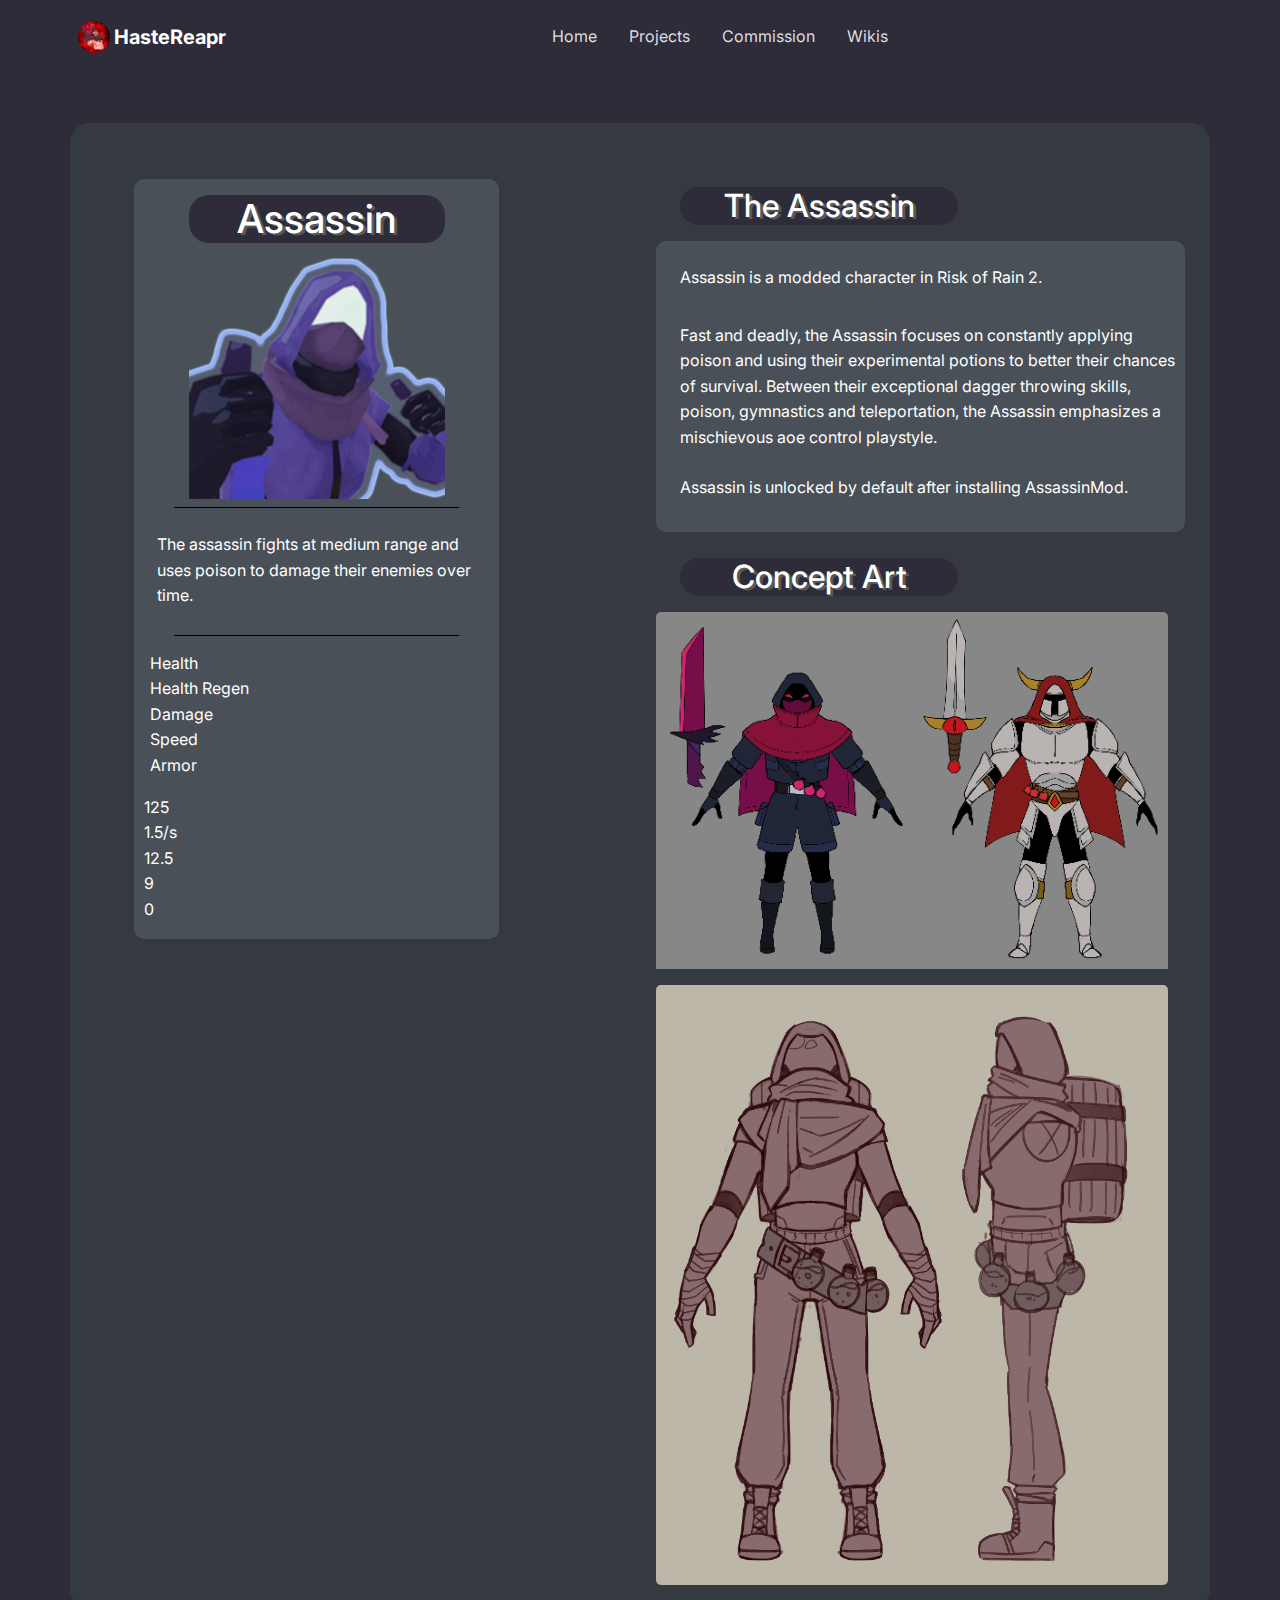
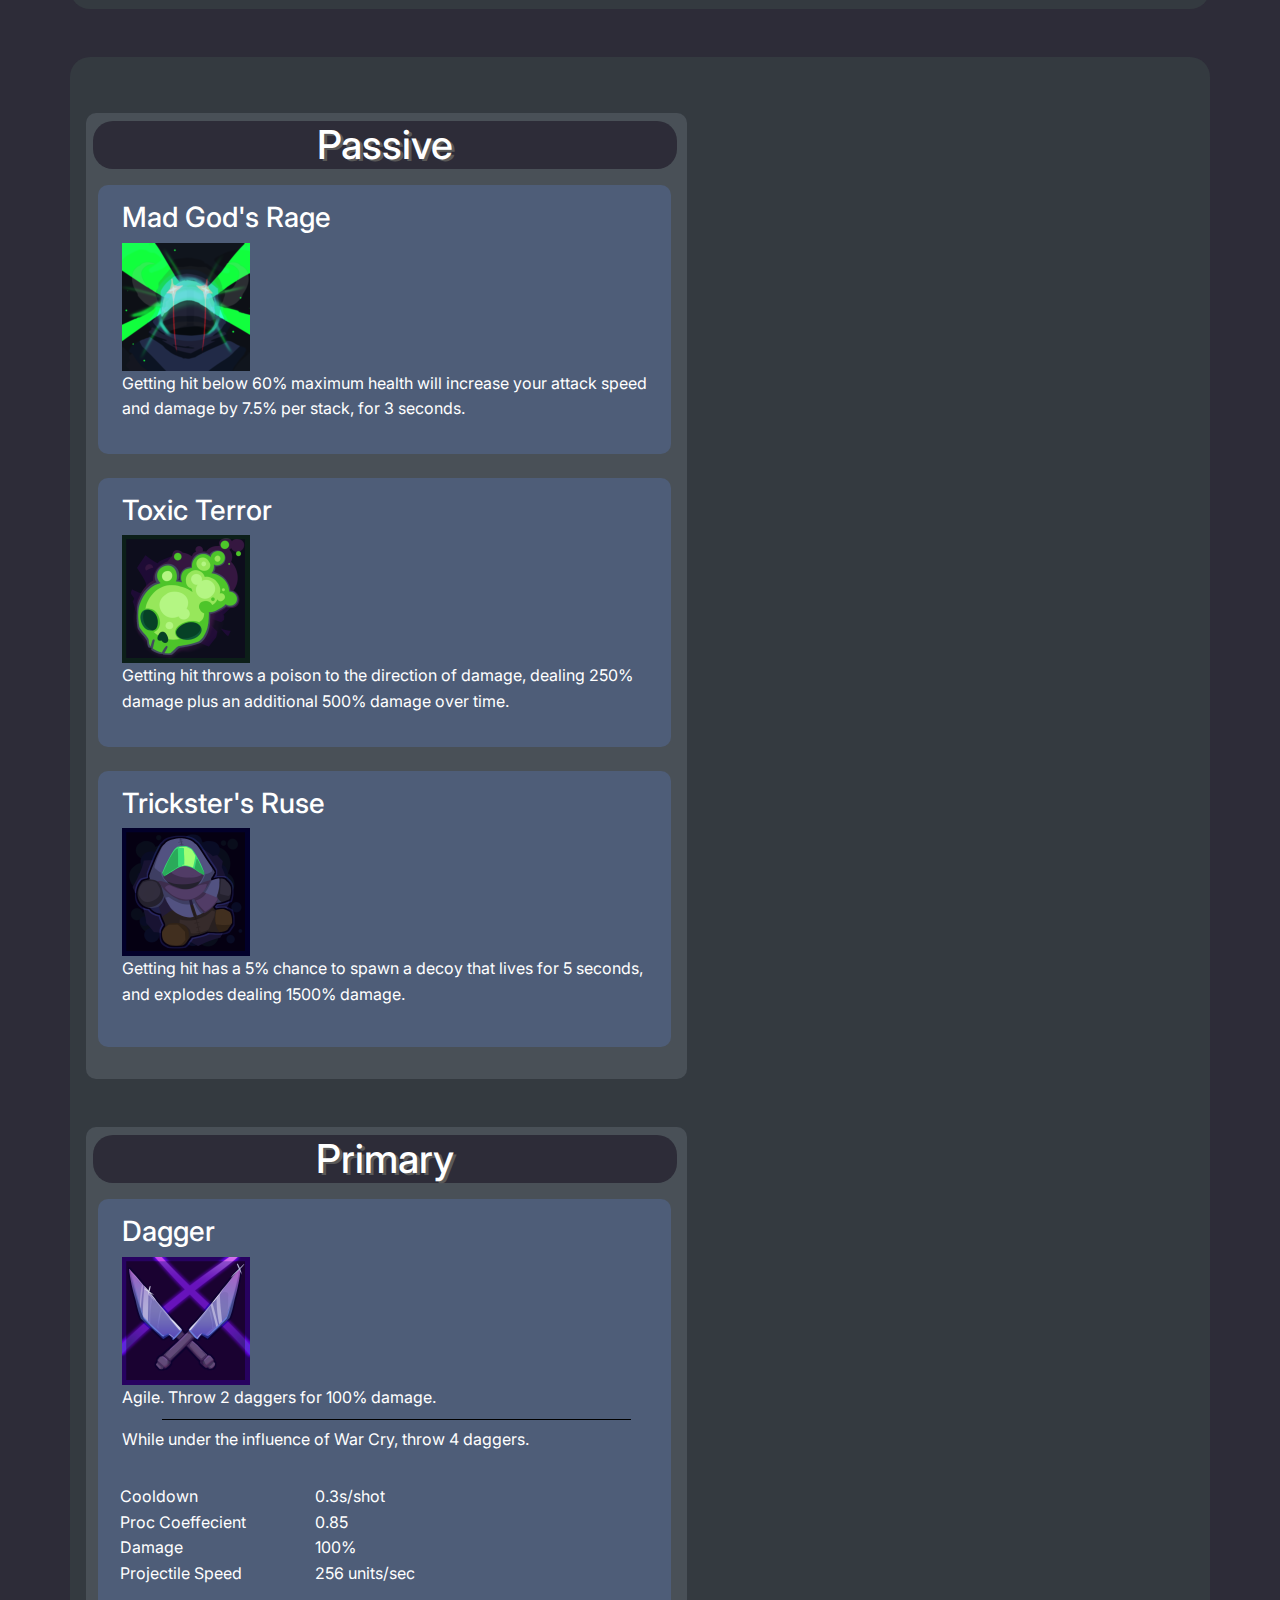
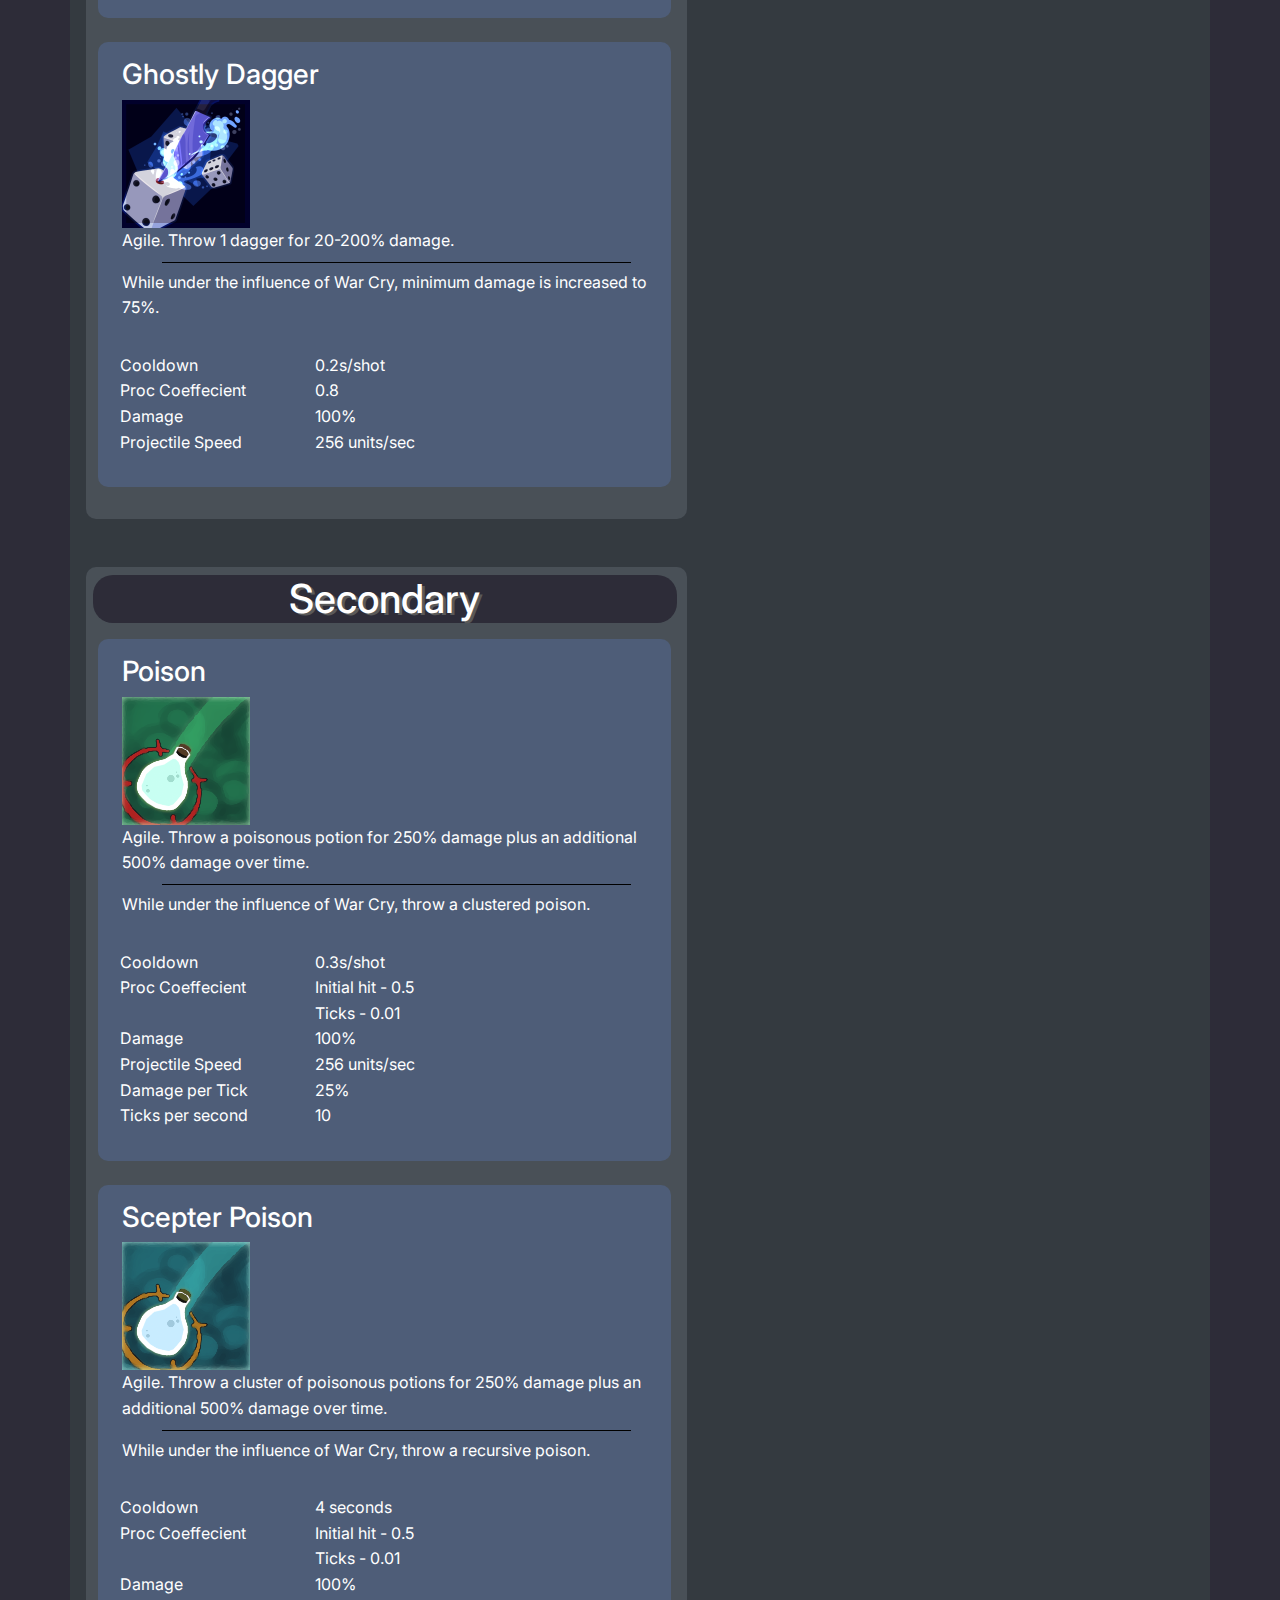
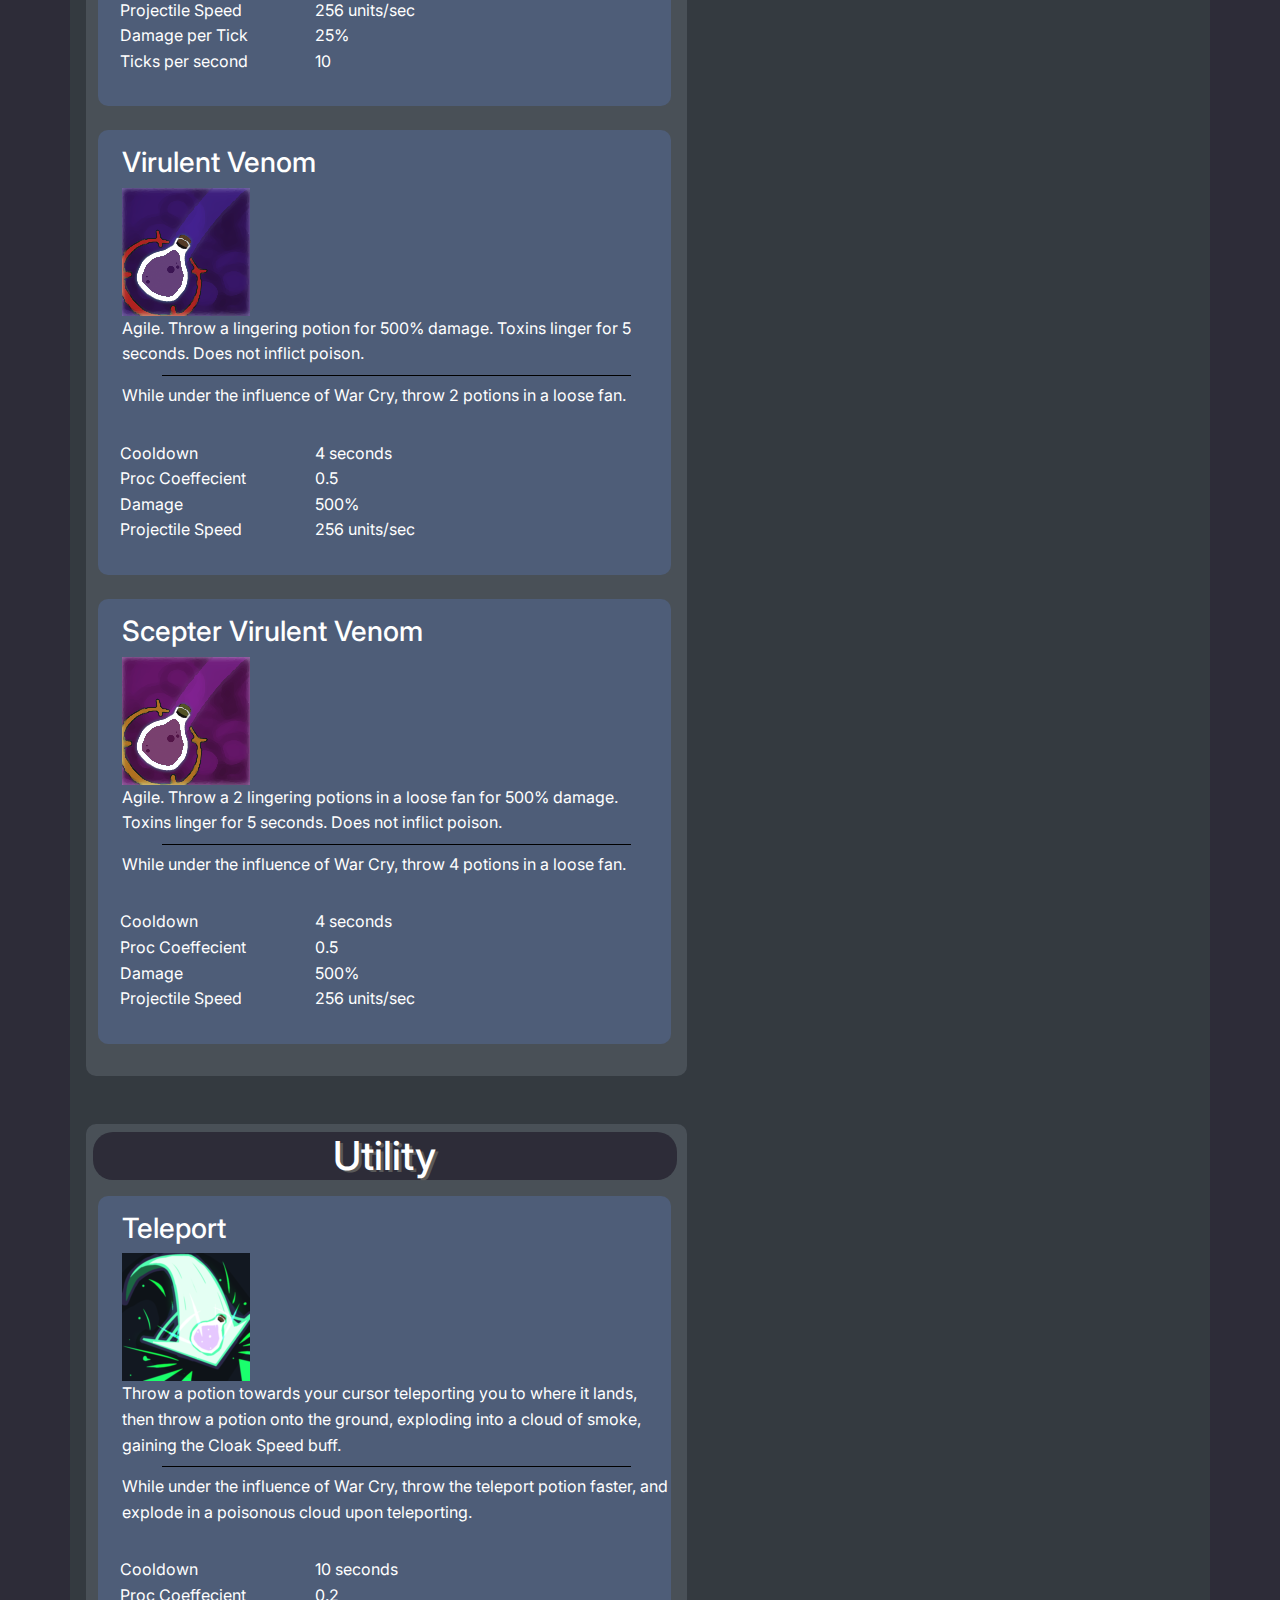
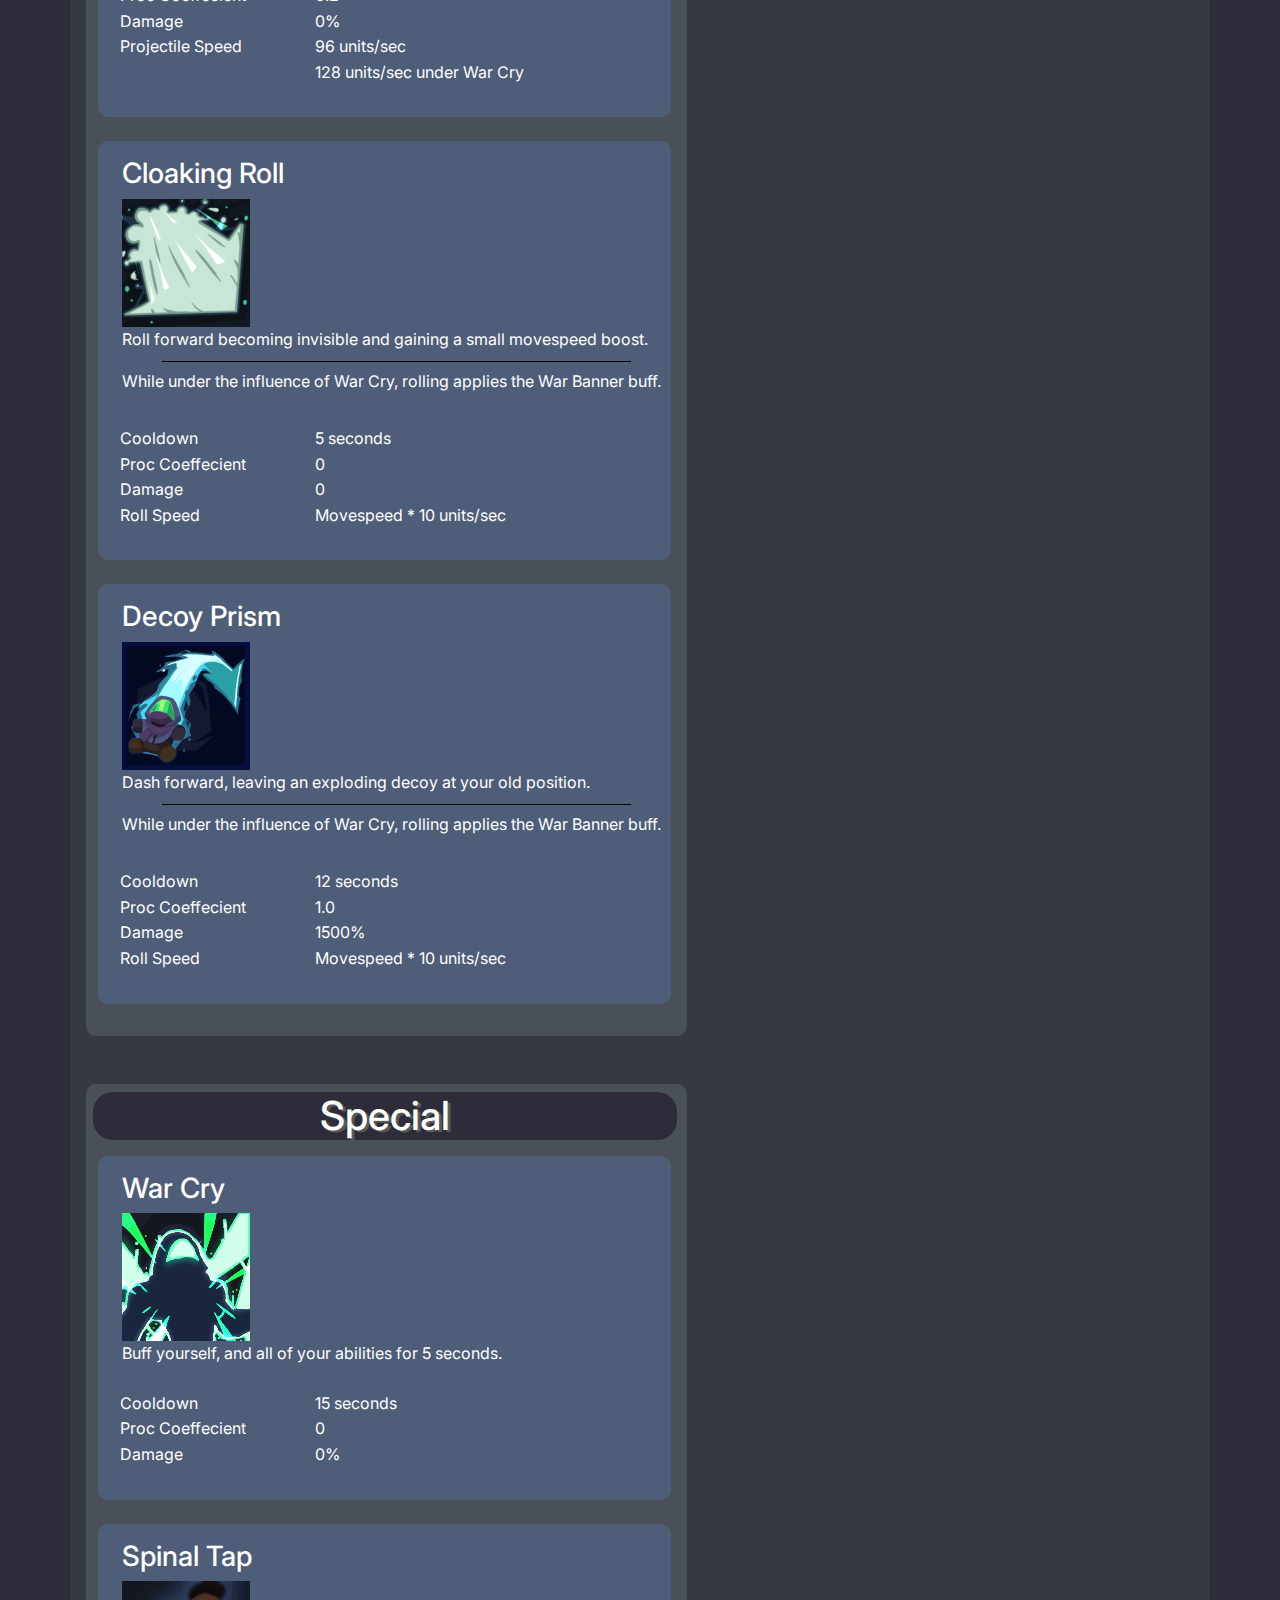
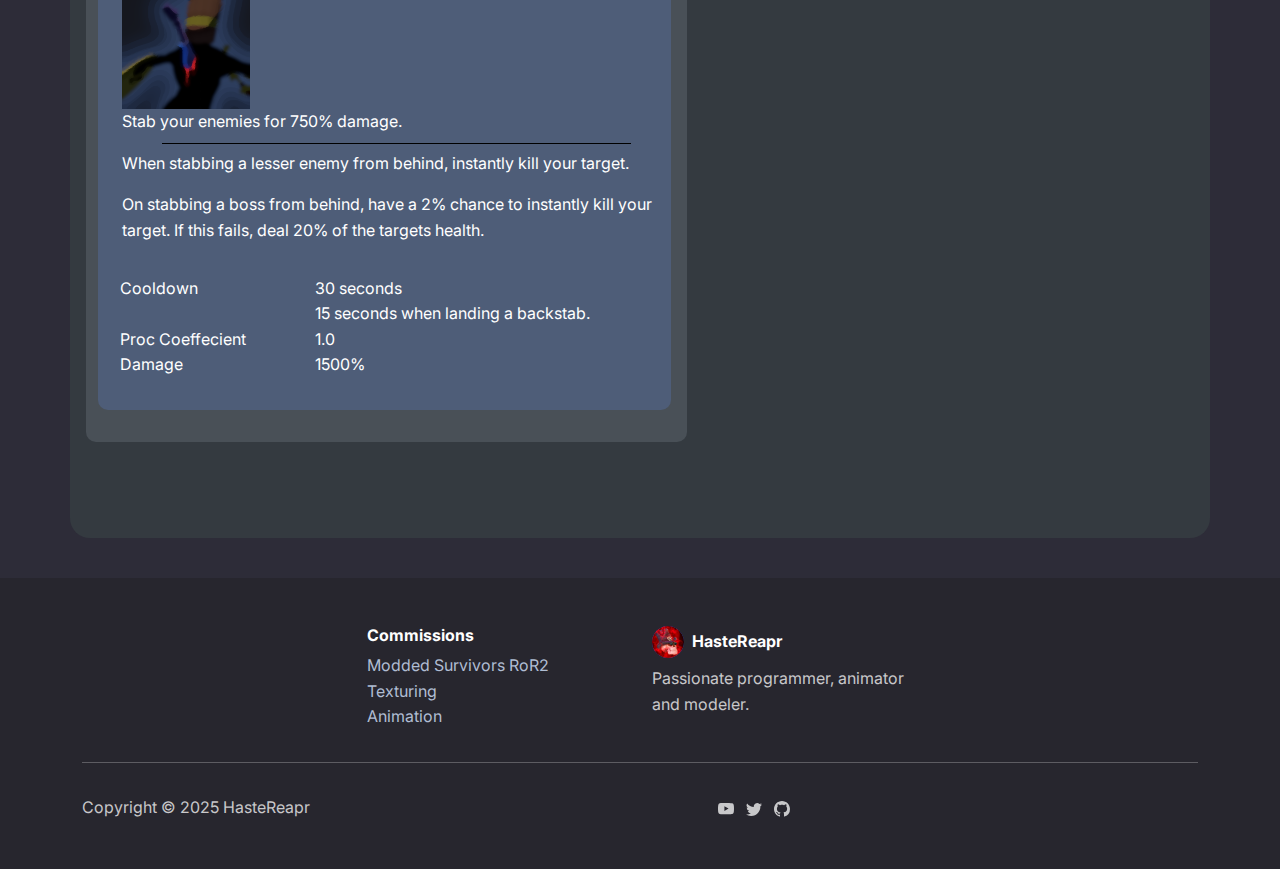
<file: assassin-wiki.html>
<!DOCTYPE html>
<html data-bs-theme="light" lang="en">

<title>Assassin Wiki</title>
<meta content="Assassin Wiki" property="og:title" />
<meta content="Stats and information about the modded Risk of Rain 2 character Assassin by HasteReapr." property="og:description" />
<meta content="http://hastereapr.gay/assassin-wiki.htmll" property="og:url" />
<meta content="http://hastereapr.gay/assets/img/RoR2/Assassin%20Icon.png" property="og:image" />
<meta content="#27262e" data-react-helmet="true" name="theme-color" />

<head>
    <meta charset="utf-8">
    <meta name="viewport" content="width=device-width, initial-scale=1.0, shrink-to-fit=no">
    <title>Contacts - HasterReapr</title>
    <link rel="stylesheet" href="assets/bootstrap/css/bootstrap.min.css">
    <link rel="stylesheet" href="https://fonts.googleapis.com/css?family=Inter:300italic,400italic,600italic,700italic,800italic,400,300,600,700,800&amp;display=swap">
    <link rel="stylesheet" href="assets/css/divider-text-middle.css">
    <link rel="stylesheet" href="assets/css/untitled.css">
</head>

<body>
    <nav class="navbar navbar-expand-md sticky-top py-3 navbar-dark" id="mainNav">
        <div class="container"><a class="navbar-brand d-flex align-items-center" href="/"><span class="justify-content-center align-items-center me-2 bs-icon rounded-circle"><img src="assets/img/Commission_HasteReapr-2.png" width="32" height="32" class="rounded-circle" /></span><span>HasteReapr</span></a><button data-bs-toggle="collapse" class="navbar-toggler" data-bs-target="#navcol-1"><span class="visually-hidden">Toggle navigation</span><span class="navbar-toggler-icon"></span></button>
            <div class="collapse navbar-collapse" id="navcol-1">
                <ul class="navbar-nav mx-auto">
                    <li class="nav-item"><a class="nav-link" href="/index.html">Home</a></li>
                    <li class="nav-item"><a class="nav-link" href="/projects.html">Projects</a></li>
                    <li class="nav-item"><a class="nav-link" href="/commission.html">Commission</a></li>
                    <li class="nav-item"><a class="nav-link" href="/wikis.html">Wikis</a></li>
                </ul>
            </div>
        </div>
    </nav>
    <section class="pt-4 mt-4 pb-4 mb-3">
        <div class="container">
            <div class="row" style="background-color: var(--bs-gray-dark);border: 2px;border-radius: 20px;">
                <div class="col-md-6 col-xxl-4 pb-5 mt-5 ms-3 ps-0 me-0 pe-0" style="padding-top: 8px;">
                    <div class="ps-0 me-5 ms-5 pe-0" style="width: 365px;background: var(--ref-gray-700);border-radius: 10px;padding-top: 16px;">
                        <h1 style="border: 3px;background-color: var(--bs-body-bg);border-radius: 20px;width: 256px;text-align: center;text-shadow: 3px 2px rgb(89,89,89);align-self: center;margin-left: auto;margin-right: auto;" class="pt-0 pb-0 mb-0 mt-0 ps-0 pe-0">Assassin</h1><img src="assets/img/RoR2/Assassin%20Icon.png" style="display: block;margin-left: auto;margin-right: auto;" href="/assassin-wiki.html" class="ps-0">
                        <h2 class="divider-style ps-0 mt-2 mb-1"></h2>
                        <p style="text-align: left;padding-left: 23px;padding-right: 24px;" class="mb-0"><br>The assassin fights at medium range and uses poison to damage their enemies over time.<br><br></p>
                        <h2 class="divider-style ps-0 mb-3 mt-0"></h2>
                        <div class="pe-5 pt-0">
                            <div class="row">
                                <div class="col-xxl-6" style="padding-left: 18px;">
                                    <ul style="text-align: left;width: 110px;margin-left: 9.5px;" class="ps-0 pe-0">
                                        <li style="margin-left: auto;margin-right: auto;text-align: left;">Health</li>
                                        <li style="text-align: left;">Health Regen</li>
                                        <li style="text-align: left;">Damage</li>
                                        <li style="text-align: left;">Speed</li>
                                        <li style="text-align: left;">Armor</li>
                                    </ul>
                                </div>
                                <div class="col">
                                    <ul style="text-align: left;width: 64px;margin-left: 9.5px;" class="ps-0 pe-0">
                                        <li style="margin-left: auto;margin-right: auto;text-align: left;">125</li>
                                        <li style="text-align: left;">1.5/s</li>
                                        <li style="text-align: left;">12.5</li>
                                        <li style="text-align: left;">9</li>
                                        <li style="text-align: left;">0</li>
                                    </ul>
                                </div>
                            </div>
                        </div>
                    </div>
                </div>
                <div class="col ps-0 pt-5 ms-0">
                    <div class="row">
                        <div class="col">
                            <h2 style="border: 3px;background-color: var(--bs-body-bg);border-radius: 20px;width: 278px;text-align: center;text-shadow: 3px 2px rgb(89,89,89);align-self: center;margin-left: auto;margin-right: auto;padding-top: 12px;" class="pt-0 pb-0 ps-0 pe-0 mt-3 ms-4 mb-3">The Assassin</h2>
                        </div>
                        <div class="col">
                            <div></div>
                        </div>
                    </div>
                    <div class="row" style="height: 300.594px;">
                        <div class="col-xxl-11" style="height: 451.594px;">
                            <div style="width: 529px;background: var(--ref-gray-700);border-radius: 10px;padding-top: 16px;height: 290.5938px;">
                                <p style="margin-left: 24px;" class="pb-3 pt-2">Assassin is a modded character in Risk of Rain 2.</p>
                                <p style="margin-left: 24px;" class="mb-0 pb-2">Fast and deadly, the Assassin focuses on constantly applying poison and using their experimental potions to better their chances of survival. Between their exceptional dagger throwing skills, poison, gymnastics and teleportation, the Assassin emphasizes a mischievous aoe control playstyle.</p>
                                <p style="padding-left: 24px;" class="mt-3 pb-3">Assassin is unlocked by default after installing AssassinMod.</p>
                            </div>
                        </div>
                    </div>
                    <div class="row">
                        <div class="col">
                            <h2 style="border: 3px;background-color: var(--bs-body-bg);border-radius: 20px;width: 278px;text-align: center;text-shadow: 3px 2px rgb(89,89,89);align-self: center;margin-left: auto;margin-right: auto;padding-top: 12px;" class="pt-0 pb-0 ps-0 pe-0 mt-3 ms-4 mb-3">Concept Art</h2>
                        </div>
                    </div>
                    <div class="row mb-4">
                        <div class="col"><img src="assets/img/Assassin%20Mastery%20Concepts.png" class="pb-3" style="border-radius: 5px;"></div>
                        <div class="col"><img src="assets/img/PrimeAss2.png" style="border-radius: 5px;"></div>
                    </div>
                </div>
            </div>
            <div class="row mt-5" style="background-color: var(--bs-gray-dark);border: 2px;border-radius: 20px;">
                <div class="col-md-6 col-xxl-12 pb-5 mt-5 ms-3 ps-0 me-0 pe-0" style="padding-top: 8px;">
                    <div class="mb-5 ps-1 pe-2" style="width: 601px;background: var(--ref-gray-700);border-radius: 10px;padding-top: 8px;padding-bottom: 8px;padding-right: 8px;margin-left: auto;margin-right: auto;">
                        <h1 style="border: 3px;background-color: var(--bs-body-bg);border-radius: 20px;width: 584px;text-align: center;text-shadow: 3px 2px rgb(89,89,89);align-self: center;margin-left: auto;margin-right: auto;" class="pt-0 pb-0 mt-0 ps-0 pe-0 mb-3">Passive</h1>
                        <div class="pt-3 ms-2 me-2 pb-3 mb-4" style="background: var(--bs-gray-600);border-radius: 10px;">
                            <h3 style="padding-left: 24px;">Mad God's Rage</h3>
                            <div class="row">
                                <div class="col-xxl-3"><img class="ps-0 ms-4" src="assets/img/RoR2/AssassinIcons/MadGodsRage_Icon.png" style="display: block;margin-left: 64px;margin-right: auto;" href="/assassin-wiki.html" width="128" height="128"></div>
                                <div class="col ms-4">
                                    <p class="me-2">Getting hit below 60% maximum health will increase your attack speed and damage by 7.5% per stack, for 3 seconds.</p>
                                </div>
                            </div>
                        </div>
                        <div class="pt-3 ms-2 me-2 pb-3 mb-4" style="background: var(--bs-gray-600);border-radius: 10px;">
                            <h3 style="padding-left: 24px;">Toxic Terror</h3>
                            <div class="row">
                                <div class="col-xxl-3"><img class="ps-0 ms-4" src="assets/img/RoR2/AssassinIcons/texPoisonPassiveIcon.png" style="display: block;margin-left: 64px;margin-right: auto;" href="/assassin-wiki.html" width="128" height="128"></div>
                                <div class="col ms-4">
                                    <p class="me-2">Getting hit throws a poison to the direction of damage, dealing 250% damage plus an additional 500% damage over time.</p>
                                </div>
                            </div>
                        </div>
                        <div class="pt-3 ms-2 me-2 mb-4 pb-4" style="background: var(--bs-gray-600);border-radius: 10px;">
                            <h3 style="padding-left: 24px;">Trickster's Ruse</h3>
                            <div class="row">
                                <div class="col-xxl-3"><img class="ps-0 ms-4" src="assets/img/RoR2/AssassinIcons/texDecoyPassiveIcon.png" style="display: block;margin-left: 64px;margin-right: auto;" href="/assassin-wiki.html" width="128" height="128"></div>
                                <div class="col ms-4">
                                    <p class="me-2">Getting hit has a 5% chance to spawn a decoy that lives for 5 seconds, and explodes dealing 1500% damage.</p>
                                </div>
                            </div>
                        </div>
                    </div>
                    <div class="mb-5 ps-1 pe-2" style="width: 601px;background: var(--ref-gray-700);border-radius: 10px;padding-top: 8px;padding-bottom: 8px;padding-right: 8px;margin-right: auto;margin-left: auto;">
                        <h1 style="border: 3px;background-color: var(--bs-body-bg);border-radius: 20px;width: 584px;text-align: center;text-shadow: 3px 2px rgb(89,89,89);align-self: center;margin-left: auto;margin-right: auto;" class="pt-0 pb-0 mt-0 ps-0 pe-0 mb-3">Primary</h1>
                        <div class="pt-3 ms-2 me-2 pb-3 mb-4" style="background: var(--bs-gray-600);border-radius: 10px;">
                            <h3 style="padding-left: 24px;">Dagger</h3>
                            <div class="row mb-3">
                                <div class="col-xxl-3"><img class="ps-0 ms-4" src="assets/img/RoR2/AssassinIcons/Daggers_Skill_Render_New.png" style="display: block;margin-left: 64px;margin-right: auto;" href="/assassin-wiki.html" width="128" height="128"></div>
                                <div class="col ms-4">
                                    <p class="me-2 mb-2">Agile. Throw 2 daggers for 100% damage.</p>
                                    <h2 class="divider-style ps-0 mt-2 mb-3"></h2>
                                    <p>While under the influence of War Cry, throw 4 daggers.</p>
                                </div>
                            </div>
                            <div class="row">
                                <div class="col">
                                    <div class="pe-5 pt-0">
                                        <div class="row">
                                            <div class="col-xxl-6 ps-4" style="width: 207.5px;">
                                                <ul style="text-align: left;width: 110px;margin-left: 9.5px;" class="ps-0 pe-0">
                                                    <li style="margin-left: auto;margin-right: auto;text-align: left;">Cooldown</li>
                                                    <li style="text-align: left;width: 138px;">Proc Coeffecient</li>
                                                    <li style="text-align: left;">Damage</li>
                                                    <li style="text-align: left;width: 142px;">Projectile Speed</li>
                                                </ul>
                                            </div>
                                            <div class="col" style="width: 365.5px;">
                                                <ul style="text-align: left;width: 64px;margin-left: 9.5px;" class="ps-0 pe-0">
                                                    <li style="margin-left: auto;margin-right: auto;text-align: left;width: 112px;">0.3s/shot</li>
                                                    <li style="text-align: left;width: 95px;">0.85</li>
                                                    <li style="text-align: left;width: 151px;">100%</li>
                                                    <li style="text-align: left;width: 128px;">256 units/sec</li>
                                                </ul>
                                            </div>
                                        </div>
                                    </div>
                                </div>
                            </div>
                        </div>
                        <div class="pt-3 ms-2 me-2 pb-3 mb-4" style="background: var(--bs-gray-600);border-radius: 10px;">
                            <h3 style="padding-left: 24px;">Ghostly Dagger</h3>
                            <div class="row mb-3">
                                <div class="col-xxl-3"><img class="ps-0 ms-4" src="assets/img/RoR2/AssassinIcons/Ghostly_Skill_Render.png" style="display: block;margin-left: 64px;margin-right: auto;" href="/assassin-wiki.html" width="128" height="128"></div>
                                <div class="col ms-4">
                                    <p class="me-2 mb-2">Agile. Throw 1 dagger for 20-200% damage.</p>
                                    <h2 class="divider-style ps-0 mt-2 mb-3"></h2>
                                    <p>While under the influence of War Cry, minimum damage is increased to 75%.</p>
                                </div>
                            </div>
                            <div class="row">
                                <div class="col">
                                    <div class="pe-5 pt-0">
                                        <div class="row">
                                            <div class="col-xxl-6 ps-4" style="width: 207.5px;">
                                                <ul style="text-align: left;width: 110px;margin-left: 9.5px;" class="ps-0 pe-0">
                                                    <li style="margin-left: auto;margin-right: auto;text-align: left;">Cooldown</li>
                                                    <li style="text-align: left;width: 138px;">Proc Coeffecient</li>
                                                    <li style="text-align: left;">Damage</li>
                                                    <li style="text-align: left;width: 142px;">Projectile Speed</li>
                                                </ul>
                                            </div>
                                            <div class="col" style="width: 365.5px;">
                                                <ul style="text-align: left;width: 64px;margin-left: 9.5px;" class="ps-0 pe-0">
                                                    <li style="margin-left: auto;margin-right: auto;text-align: left;width: 112px;">0.2s/shot</li>
                                                    <li style="text-align: left;width: 95px;">0.8</li>
                                                    <li style="text-align: left;width: 151px;">100%</li>
                                                    <li style="text-align: left;width: 128px;">256 units/sec</li>
                                                </ul>
                                            </div>
                                        </div>
                                    </div>
                                </div>
                            </div>
                        </div>
                    </div>
                    <div class="mb-5 ps-1 pe-2" style="width: 601px;background: var(--ref-gray-700);border-radius: 10px;padding-top: 8px;padding-bottom: 8px;padding-right: 8px;margin-right: auto;margin-left: auto;">
                        <h1 style="border: 3px;background-color: var(--bs-body-bg);border-radius: 20px;width: 584px;text-align: center;text-shadow: 3px 2px rgb(89,89,89);align-self: center;margin-left: auto;margin-right: auto;" class="pt-0 pb-0 mt-0 ps-0 pe-0 mb-3">Secondary</h1>
                        <div class="pt-3 ms-2 me-2 pb-3 mb-4" style="background: var(--bs-gray-600);border-radius: 10px;">
                            <h3 style="padding-left: 24px;">Poison</h3>
                            <div class="row mb-3">
                                <div class="col-xxl-3"><img class="ps-0 ms-4" src="assets/img/RoR2/AssassinIcons/Poison_Skill_Rende2r.png" style="display: block;margin-left: 64px;margin-right: auto;" href="/assassin-wiki.html" width="128" height="128"></div>
                                <div class="col ms-4">
                                    <p class="me-2 mb-2">Agile. Throw a poisonous potion for 250% damage plus an additional 500% damage over time.</p>
                                    <h2 class="divider-style ps-0 mt-2 mb-3"></h2>
                                    <p>While under the influence of War Cry, throw a clustered poison.</p>
                                </div>
                            </div>
                            <div class="row">
                                <div class="col">
                                    <div class="pe-5 pt-0">
                                        <div class="row">
                                            <div class="col-xxl-6 ps-4" style="width: 207.5px;">
                                                <ul style="text-align: left;width: 110px;margin-left: 9.5px;" class="ps-0 pe-0">
                                                    <li style="margin-left: auto;margin-right: auto;text-align: left;">Cooldown</li>
                                                    <li style="text-align: left;width: 138px;">Proc Coeffecient</li>
                                                    <li style="text-align: left;width: 138px;">&nbsp;</li>
                                                    <li style="text-align: left;">Damage</li>
                                                    <li style="text-align: left;width: 142px;">Projectile Speed</li>
                                                    <li style="text-align: left;width: 142px;">Damage per Tick</li>
                                                    <li style="text-align: left;width: 142px;">Ticks per second</li>
                                                </ul>
                                            </div>
                                            <div class="col" style="width: 365.5px;">
                                                <ul style="text-align: left;width: 64px;margin-left: 9.5px;" class="ps-0 pe-0">
                                                    <li style="margin-left: auto;margin-right: auto;text-align: left;width: 112px;">0.3s/shot</li>
                                                    <li style="text-align: left;width: 222px;">Initial hit - 0.5</li>
                                                    <li style="text-align: left;width: 222px;">Ticks - 0.01</li>
                                                    <li style="text-align: left;width: 151px;">100%</li>
                                                    <li style="text-align: left;width: 128px;">256 units/sec</li>
                                                    <li style="text-align: left;width: 128px;">25%</li>
                                                    <li style="text-align: left;width: 128px;">10</li>
                                                </ul>
                                            </div>
                                        </div>
                                    </div>
                                </div>
                            </div>
                        </div>
                        <div class="pt-3 ms-2 me-2 pb-3 mb-4" style="background: var(--bs-gray-600);border-radius: 10px;">
                            <h3 style="padding-left: 24px;">Scepter Poison</h3>
                            <div class="row mb-3">
                                <div class="col-xxl-3"><img class="ps-0 ms-4" src="assets/img/RoR2/AssassinIcons/Poison_Scepter_Rende2r.png" style="display: block;margin-left: 64px;margin-right: auto;" href="/assassin-wiki.html" width="128" height="128"></div>
                                <div class="col ms-4">
                                    <p class="me-2 mb-2">Agile. Throw a cluster of poisonous potions for 250% damage plus an additional 500% damage over time.</p>
                                    <h2 class="divider-style ps-0 mt-2 mb-3"></h2>
                                    <p>While under the influence of War Cry, throw a recursive poison.</p>
                                </div>
                            </div>
                            <div class="row">
                                <div class="col">
                                    <div class="pe-5 pt-0">
                                        <div class="row">
                                            <div class="col-xxl-6 ps-4" style="width: 207.5px;">
                                                <ul style="text-align: left;width: 110px;margin-left: 9.5px;" class="ps-0 pe-0">
                                                    <li style="margin-left: auto;margin-right: auto;text-align: left;">Cooldown</li>
                                                    <li style="text-align: left;width: 138px;">Proc Coeffecient</li>
                                                    <li style="text-align: left;">&nbsp;</li>
                                                    <li style="text-align: left;">Damage</li>
                                                    <li style="text-align: left;width: 142px;">Projectile Speed</li>
                                                    <li style="text-align: left;width: 142px;">Damage per Tick</li>
                                                    <li style="text-align: left;width: 142px;">Ticks per second</li>
                                                </ul>
                                            </div>
                                            <div class="col" style="width: 365.5px;">
                                                <ul style="text-align: left;width: 64px;margin-left: 9.5px;" class="ps-0 pe-0">
                                                    <li style="margin-left: auto;margin-right: auto;text-align: left;width: 112px;">4 seconds</li>
                                                    <li style="text-align: left;width: 216px;">Initial hit - 0.5</li>
                                                    <li style="text-align: left;width: 216px;">Ticks - 0.01</li>
                                                    <li style="text-align: left;width: 151px;">100%</li>
                                                    <li style="text-align: left;width: 128px;">256 units/sec</li>
                                                    <li style="text-align: left;width: 128px;">25%</li>
                                                    <li style="text-align: left;width: 128px;">10</li>
                                                </ul>
                                            </div>
                                        </div>
                                    </div>
                                </div>
                            </div>
                        </div>
                        <div class="pt-3 ms-2 me-2 pb-3 mb-4" style="background: var(--bs-gray-600);border-radius: 10px;">
                            <h3 style="padding-left: 24px;">Virulent Venom</h3>
                            <div class="row mb-3">
                                <div class="col-xxl-3"><img class="ps-0 ms-4" src="assets/img/RoR2/AssassinIcons/Poison_Alt_Skill_Rende2r.png" style="display: block;margin-left: 64px;margin-right: auto;" href="/assassin-wiki.html" width="128" height="128"></div>
                                <div class="col ms-4">
                                    <p class="me-2 mb-2">Agile. Throw a lingering potion for 500% damage. Toxins linger for 5 seconds. Does not inflict poison.</p>
                                    <h2 class="divider-style ps-0 mt-2 mb-3"></h2>
                                    <p>While under the influence of War Cry, throw 2 potions in a loose fan.</p>
                                </div>
                            </div>
                            <div class="row">
                                <div class="col">
                                    <div class="pe-5 pt-0">
                                        <div class="row">
                                            <div class="col-xxl-6 ps-4" style="width: 207.5px;">
                                                <ul style="text-align: left;width: 110px;margin-left: 9.5px;" class="ps-0 pe-0">
                                                    <li style="margin-left: auto;margin-right: auto;text-align: left;">Cooldown</li>
                                                    <li style="text-align: left;width: 138px;">Proc Coeffecient</li>
                                                    <li style="text-align: left;">Damage</li>
                                                    <li style="text-align: left;width: 142px;">Projectile Speed</li>
                                                </ul>
                                            </div>
                                            <div class="col" style="width: 365.5px;">
                                                <ul style="text-align: left;width: 64px;margin-left: 9.5px;" class="ps-0 pe-0">
                                                    <li style="margin-left: auto;margin-right: auto;text-align: left;width: 112px;">4 seconds</li>
                                                    <li style="text-align: left;width: 95px;">0.5</li>
                                                    <li style="text-align: left;width: 151px;">500%</li>
                                                    <li style="text-align: left;width: 128px;">256 units/sec</li>
                                                </ul>
                                            </div>
                                        </div>
                                    </div>
                                </div>
                            </div>
                        </div>
                        <div class="pt-3 ms-2 me-2 pb-3 mb-4" style="background: var(--bs-gray-600);border-radius: 10px;">
                            <h3 style="padding-left: 24px;">Scepter Virulent Venom</h3>
                            <div class="row mb-3">
                                <div class="col-xxl-3"><img class="ps-0 ms-4" src="assets/img/RoR2/AssassinIcons/Poison_Alt_Skill_Rende2r_Scepter.png" style="display: block;margin-left: 64px;margin-right: auto;" href="/assassin-wiki.html" width="128" height="128"></div>
                                <div class="col ms-4">
                                    <p class="me-2 mb-2">Agile. Throw a 2 lingering potions in a loose fan for 500% damage. Toxins linger for 5 seconds. Does not inflict poison.</p>
                                    <h2 class="divider-style ps-0 mt-2 mb-3"></h2>
                                    <p>While under the influence of War Cry, throw 4 potions in a loose fan.</p>
                                </div>
                            </div>
                            <div class="row">
                                <div class="col">
                                    <div class="pe-5 pt-0">
                                        <div class="row">
                                            <div class="col-xxl-6 ps-4" style="width: 207.5px;">
                                                <ul style="text-align: left;width: 110px;margin-left: 9.5px;" class="ps-0 pe-0">
                                                    <li style="margin-left: auto;margin-right: auto;text-align: left;">Cooldown</li>
                                                    <li style="text-align: left;width: 138px;">Proc Coeffecient</li>
                                                    <li style="text-align: left;">Damage</li>
                                                    <li style="text-align: left;width: 142px;">Projectile Speed</li>
                                                </ul>
                                            </div>
                                            <div class="col" style="width: 365.5px;">
                                                <ul style="text-align: left;width: 64px;margin-left: 9.5px;" class="ps-0 pe-0">
                                                    <li style="margin-left: auto;margin-right: auto;text-align: left;width: 112px;">4 seconds</li>
                                                    <li style="text-align: left;width: 95px;">0.5</li>
                                                    <li style="text-align: left;width: 151px;">500%</li>
                                                    <li style="text-align: left;width: 128px;">256 units/sec</li>
                                                </ul>
                                            </div>
                                        </div>
                                    </div>
                                </div>
                            </div>
                        </div>
                    </div>
                    <div class="mb-5 ps-1 pe-2" style="width: 601px;background: var(--ref-gray-700);border-radius: 10px;padding-top: 8px;padding-bottom: 8px;padding-right: 8px;margin-right: auto;margin-left: auto;">
                        <h1 style="border: 3px;background-color: var(--bs-body-bg);border-radius: 20px;width: 584px;text-align: center;text-shadow: 3px 2px rgb(89,89,89);align-self: center;margin-left: auto;margin-right: auto;" class="pt-0 pb-0 mt-0 ps-0 pe-0 mb-3">Utility</h1>
                        <div class="pt-3 ms-2 me-2 pb-3 mb-4" style="background: var(--bs-gray-600);border-radius: 10px;">
                            <h3 style="padding-left: 24px;">Teleport</h3>
                            <div class="row mb-3">
                                <div class="col-xxl-3"><img class="ps-0 ms-4" src="assets/img/RoR2/AssassinIcons/Teleport_Skill_Icon.png" style="display: block;margin-left: 64px;margin-right: auto;" href="/assassin-wiki.html" width="128" height="128"></div>
                                <div class="col ms-4">
                                    <p class="me-2 mb-2">Throw a potion towards your cursor teleporting you to where it lands, then throw a potion onto the ground, exploding into a cloud of smoke, gaining the Cloak Speed buff.</p>
                                    <h2 class="divider-style ps-0 mt-2 mb-3"></h2>
                                    <p>While under the influence of War Cry, throw the teleport potion faster, and explode in a poisonous cloud upon teleporting.</p>
                                </div>
                            </div>
                            <div class="row">
                                <div class="col">
                                    <div class="pe-5 pt-0">
                                        <div class="row">
                                            <div class="col-xxl-6 ps-4" style="width: 207.5px;">
                                                <ul style="text-align: left;width: 110px;margin-left: 9.5px;" class="ps-0 pe-0">
                                                    <li style="margin-left: auto;margin-right: auto;text-align: left;">Cooldown</li>
                                                    <li style="text-align: left;width: 138px;">Proc Coeffecient</li>
                                                    <li style="text-align: left;">Damage</li>
                                                    <li style="text-align: left;width: 142px;">Projectile Speed</li>
                                                </ul>
                                            </div>
                                            <div class="col" style="width: 365.5px;">
                                                <ul style="text-align: left;width: 64px;margin-left: 9.5px;" class="ps-0 pe-0">
                                                    <li style="margin-left: auto;margin-right: auto;text-align: left;width: 112px;">10 seconds</li>
                                                    <li style="text-align: left;width: 95px;">0.2</li>
                                                    <li style="text-align: left;width: 151px;">0%</li>
                                                    <li style="text-align: left;width: 128px;">96 units/sec</li>
                                                    <li style="text-align: left;width: 237px;">128 units/sec under War Cry</li>
                                                </ul>
                                            </div>
                                        </div>
                                    </div>
                                </div>
                            </div>
                        </div>
                        <div class="pt-3 ms-2 me-2 pb-3 mb-4" style="background: var(--bs-gray-600);border-radius: 10px;">
                            <h3 style="padding-left: 24px;">Cloaking Roll</h3>
                            <div class="row mb-3">
                                <div class="col-xxl-3"><img class="ps-0 ms-4" src="assets/img/RoR2/AssassinIcons/Cloaking_Roll_Skill_Icon.png" style="display: block;margin-left: 64px;margin-right: auto;" href="/assassin-wiki.html" width="128" height="128"></div>
                                <div class="col ms-4">
                                    <p class="me-2 mb-2">Roll forward becoming invisible and gaining a small movespeed boost.</p>
                                    <h2 class="divider-style ps-0 mt-2 mb-3"></h2>
                                    <p>While under the influence of War Cry, rolling applies the War Banner buff.</p>
                                </div>
                            </div>
                            <div class="row">
                                <div class="col">
                                    <div class="pe-5 pt-0">
                                        <div class="row">
                                            <div class="col-xxl-6 ps-4" style="width: 207.5px;">
                                                <ul style="text-align: left;width: 110px;margin-left: 9.5px;" class="ps-0 pe-0">
                                                    <li style="margin-left: auto;margin-right: auto;text-align: left;">Cooldown</li>
                                                    <li style="text-align: left;width: 138px;">Proc Coeffecient</li>
                                                    <li style="text-align: left;">Damage</li>
                                                    <li style="text-align: left;width: 142px;">Roll Speed</li>
                                                </ul>
                                            </div>
                                            <div class="col" style="width: 365.5px;">
                                                <ul style="text-align: left;width: 64px;margin-left: 9.5px;" class="ps-0 pe-0">
                                                    <li style="margin-left: auto;margin-right: auto;text-align: left;width: 112px;">5 seconds</li>
                                                    <li style="text-align: left;width: 95px;">0</li>
                                                    <li style="text-align: left;width: 151px;">0</li>
                                                    <li style="text-align: left;width: 221px;">Movespeed * 10 units/sec</li>
                                                </ul>
                                            </div>
                                        </div>
                                    </div>
                                </div>
                            </div>
                        </div>
                        <div class="pt-3 ms-2 me-2 pb-3 mb-4" style="background: var(--bs-gray-600);border-radius: 10px;">
                            <h3 style="padding-left: 24px;">Decoy Prism</h3>
                            <div class="row mb-3">
                                <div class="col-xxl-3"><img class="ps-0 ms-4" src="assets/img/RoR2/AssassinIcons/Decoy_Roll_Skill_Icon.png" style="display: block;margin-left: 64px;margin-right: auto;" href="/assassin-wiki.html" width="128" height="128"></div>
                                <div class="col ms-4">
                                    <p class="me-2 mb-2">Dash forward, leaving an exploding decoy at your old position.</p>
                                    <h2 class="divider-style ps-0 mt-2 mb-3"></h2>
                                    <p>While under the influence of War Cry, rolling applies the War Banner buff.</p>
                                </div>
                            </div>
                            <div class="row">
                                <div class="col">
                                    <div class="pe-5 pt-0">
                                        <div class="row">
                                            <div class="col-xxl-6 ps-4" style="width: 207.5px;">
                                                <ul style="text-align: left;width: 110px;margin-left: 9.5px;" class="ps-0 pe-0">
                                                    <li style="margin-left: auto;margin-right: auto;text-align: left;">Cooldown</li>
                                                    <li style="text-align: left;width: 138px;">Proc Coeffecient</li>
                                                    <li style="text-align: left;">Damage</li>
                                                    <li style="text-align: left;width: 142px;">Roll Speed</li>
                                                </ul>
                                            </div>
                                            <div class="col" style="width: 365.5px;">
                                                <ul style="text-align: left;width: 64px;margin-left: 9.5px;" class="ps-0 pe-0">
                                                    <li style="margin-left: auto;margin-right: auto;text-align: left;width: 112px;">12 seconds</li>
                                                    <li style="text-align: left;width: 95px;">1.0</li>
                                                    <li style="text-align: left;width: 151px;">1500%</li>
                                                    <li style="text-align: left;width: 221px;">Movespeed * 10 units/sec</li>
                                                </ul>
                                            </div>
                                        </div>
                                    </div>
                                </div>
                            </div>
                        </div>
                    </div>
                    <div class="mb-5 ps-1 pe-2" style="width: 601px;background: var(--ref-gray-700);border-radius: 10px;padding-top: 8px;padding-bottom: 8px;padding-right: 8px;margin-right: auto;margin-left: auto;">
                        <h1 style="border: 3px;background-color: var(--bs-body-bg);border-radius: 20px;width: 584px;text-align: center;text-shadow: 3px 2px rgb(89,89,89);align-self: center;margin-left: auto;margin-right: auto;" class="pt-0 pb-0 mt-0 ps-0 pe-0 mb-3">Special</h1>
                        <div class="pt-3 ms-2 me-2 pb-3 mb-4" style="background: var(--bs-gray-600);border-radius: 10px;">
                            <h3 style="padding-left: 24px;">War Cry</h3>
                            <div class="row mb-3">
                                <div class="col-xxl-3"><img class="ps-0 ms-4" src="assets/img/RoR2/AssassinIcons/Warcry_Skill_Icon.png" style="display: block;margin-left: 64px;margin-right: auto;" href="/assassin-wiki.html" width="128" height="128"></div>
                                <div class="col ms-4">
                                    <p class="me-2 mb-2">Buff yourself, and all of your abilities for 5 seconds.</p>
                                </div>
                            </div>
                            <div class="row">
                                <div class="col">
                                    <div class="pe-5 pt-0">
                                        <div class="row">
                                            <div class="col-xxl-6 ps-4" style="width: 207.5px;">
                                                <ul style="text-align: left;width: 110px;margin-left: 9.5px;" class="ps-0 pe-0">
                                                    <li style="margin-left: auto;margin-right: auto;text-align: left;">Cooldown</li>
                                                    <li style="text-align: left;width: 138px;">Proc Coeffecient</li>
                                                    <li style="text-align: left;">Damage</li>
                                                </ul>
                                            </div>
                                            <div class="col" style="width: 365.5px;">
                                                <ul style="text-align: left;width: 64px;margin-left: 9.5px;" class="ps-0 pe-0">
                                                    <li style="margin-left: auto;margin-right: auto;text-align: left;width: 112px;">15 seconds</li>
                                                    <li style="text-align: left;width: 95px;">0</li>
                                                    <li style="text-align: left;width: 151px;">0%</li>
                                                </ul>
                                            </div>
                                        </div>
                                    </div>
                                </div>
                            </div>
                        </div>
                        <div class="pt-3 ms-2 me-2 pb-3 mb-4" style="background: var(--bs-gray-600);border-radius: 10px;">
                            <h3 style="padding-left: 24px;">Spinal Tap</h3>
                            <div class="row mb-3">
                                <div class="col-xxl-3"><img class="ps-0 ms-4" src="assets/img/RoR2/AssassinIcons/Spinal%20Tap%20Skill%20Icon.png" style="display: block;margin-left: 64px;margin-right: auto;" href="/assassin-wiki.html" width="128" height="128"></div>
                                <div class="col ms-4">
                                    <p class="me-2 mb-2">Stab your enemies for 750% damage.</p>
                                    <h2 class="divider-style ps-0 mt-2 mb-3"></h2>
                                    <p>When stabbing a lesser enemy from behind, instantly kill your target.</p>
                                    <p>On stabbing a boss from behind, have a 2% chance to instantly kill your target. If this fails, deal 20% of the targets health.</p>
                                </div>
                            </div>
                            <div class="row">
                                <div class="col">
                                    <div class="pe-5 pt-0">
                                        <div class="row">
                                            <div class="col-xxl-6 ps-4" style="width: 207.5px;">
                                                <ul style="text-align: left;width: 110px;margin-left: 9.5px;" class="ps-0 pe-0">
                                                    <li style="margin-left: auto;margin-right: auto;text-align: left;">Cooldown</li>
                                                    <li style="margin-left: auto;margin-right: auto;text-align: left;">&nbsp;</li>
                                                    <li style="text-align: left;width: 138px;">Proc Coeffecient</li>
                                                    <li style="text-align: left;">Damage</li>
                                                </ul>
                                            </div>
                                            <div class="col" style="width: 365.5px;">
                                                <ul style="text-align: left;width: 64px;margin-left: 9.5px;" class="ps-0 pe-0">
                                                    <li style="margin-left: auto;margin-right: auto;text-align: left;width: 112px;">30 seconds</li>
                                                    <li style="margin-left: auto;margin-right: auto;text-align: left;width: 323px;">15 seconds when landing a backstab.</li>
                                                    <li style="text-align: left;width: 95px;">1.0</li>
                                                    <li style="text-align: left;width: 151px;">1500%</li>
                                                </ul>
                                            </div>
                                        </div>
                                    </div>
                                </div>
                            </div>
                        </div>
                    </div>
                </div>
            </div>
        </div>
    </section>
    <footer class="bg-dark">
        <div class="container py-4 py-lg-5">
            <div class="row justify-content-center">
                <div class="col-sm-4 col-md-3 text-center text-lg-start d-flex flex-column">
                    <h3 class="fs-6 fw-bold">Commissions</h3>
                    <ul class="list-unstyled ms-0">
                        <li><a href="#">Modded Survivors RoR2</a></li>
                        <li><a href="#">Texturing</a></li>
                        <li><a href="#">Animation</a></li>
                    </ul>
                </div>
                <div class="col-lg-3 text-center text-lg-start d-flex flex-column align-items-center order-first align-items-lg-start order-lg-last">
                    <div class="fw-bold d-flex align-items-center mb-2"><span class="bs-icon-sm bs-icon-circle bs-icon-primary d-flex justify-content-center align-items-center bs-icon me-2"><img src="assets/img/Commission_HasteReapr-2.png" width="32" height="32" class="rounded-circle" /></span><span>HasteReapr</span></div>
                    <p class="text-muted">Passionate programmer, animator and modeler.</p>
                </div>
            </div>
            <hr>
            <div class="text-muted d-flex justify-content-between align-items-center pt-3">
                <p class="mb-0">Copyright © 2025 HasteReapr</p>
                <ul class="list-inline mb-0">
                    <li class="list-inline-item"><svg xmlns="http://www.w3.org/2000/svg" width="1em" height="1em" fill="currentColor" viewBox="0 0 16 16" class="bi bi-youtube">
                            <path d="M8.051 1.999h.089c.822.003 4.987.033 6.11.335a2.01 2.01 0 0 1 1.415 1.42c.101.38.172.883.22 1.402l.01.104.022.26.008.104c.065.914.073 1.77.074 1.957v.075c-.001.194-.01 1.108-.082 2.06l-.008.105-.009.104c-.05.572-.124 1.14-.235 1.558a2.007 2.007 0 0 1-1.415 1.42c-1.16.312-5.569.334-6.18.335h-.142c-.309 0-1.587-.006-2.927-.052l-.17-.006-.087-.004-.171-.007-.171-.007c-1.11-.049-2.167-.128-2.654-.26a2.007 2.007 0 0 1-1.415-1.419c-.111-.417-.185-.986-.235-1.558L.09 9.82l-.008-.104A31.4 31.4 0 0 1 0 7.68v-.123c.002-.215.01-.958.064-1.778l.007-.103.003-.052.008-.104.022-.26.01-.104c.048-.519.119-1.023.22-1.402a2.007 2.007 0 0 1 1.415-1.42c.487-.13 1.544-.21 2.654-.26l.17-.007.172-.006.086-.003.171-.007A99.788 99.788 0 0 1 7.858 2h.193zM6.4 5.209v4.818l4.157-2.408z"></path>
                        </svg></li>
                    <li class="list-inline-item"><svg xmlns="http://www.w3.org/2000/svg" width="1em" height="1em" fill="currentColor" viewBox="0 0 16 16" class="bi bi-twitter">
                            <path d="M5.026 15c6.038 0 9.341-5.003 9.341-9.334 0-.14 0-.282-.006-.422A6.685 6.685 0 0 0 16 3.542a6.658 6.658 0 0 1-1.889.518 3.301 3.301 0 0 0 1.447-1.817 6.533 6.533 0 0 1-2.087.793A3.286 3.286 0 0 0 7.875 6.03a9.325 9.325 0 0 1-6.767-3.429 3.289 3.289 0 0 0 1.018 4.382A3.323 3.323 0 0 1 .64 6.575v.045a3.288 3.288 0 0 0 2.632 3.218 3.203 3.203 0 0 1-.865.115 3.23 3.23 0 0 1-.614-.057 3.283 3.283 0 0 0 3.067 2.277A6.588 6.588 0 0 1 .78 13.58a6.32 6.32 0 0 1-.78-.045A9.344 9.344 0 0 0 5.026 15"></path>
                        </svg></li>
                    <li class="list-inline-item"><svg xmlns="http://www.w3.org/2000/svg" width="1em" height="1em" fill="currentColor" viewBox="0 0 16 16" class="bi bi-github">
                            <path d="M8 0C3.58 0 0 3.58 0 8c0 3.54 2.29 6.53 5.47 7.59.4.07.55-.17.55-.38 0-.19-.01-.82-.01-1.49-2.01.37-2.53-.49-2.69-.94-.09-.23-.48-.94-.82-1.13-.28-.15-.68-.52-.01-.53.63-.01 1.08.58 1.23.82.72 1.21 1.87.87 2.33.66.07-.52.28-.87.51-1.07-1.78-.2-3.64-.89-3.64-3.95 0-.87.31-1.59.82-2.15-.08-.2-.36-1.02.08-2.12 0 0 .67-.21 2.2.82.64-.18 1.32-.27 2-.27.68 0 1.36.09 2 .27 1.53-1.04 2.2-.82 2.2-.82.44 1.1.16 1.92.08 2.12.51.56.82 1.27.82 2.15 0 3.07-1.87 3.75-3.65 3.95.29.25.54.73.54 1.48 0 1.07-.01 1.93-.01 2.2 0 .21.15.46.55.38A8.012 8.012 0 0 0 16 8c0-4.42-3.58-8-8-8"></path>
                        </svg></li>
                </ul>
            </div>
        </div>
    </footer>
    <script src="assets/bootstrap/js/bootstrap.min.js"></script>
    <script src="assets/js/bold-and-dark.js"></script>
</body>

</html>
</file>
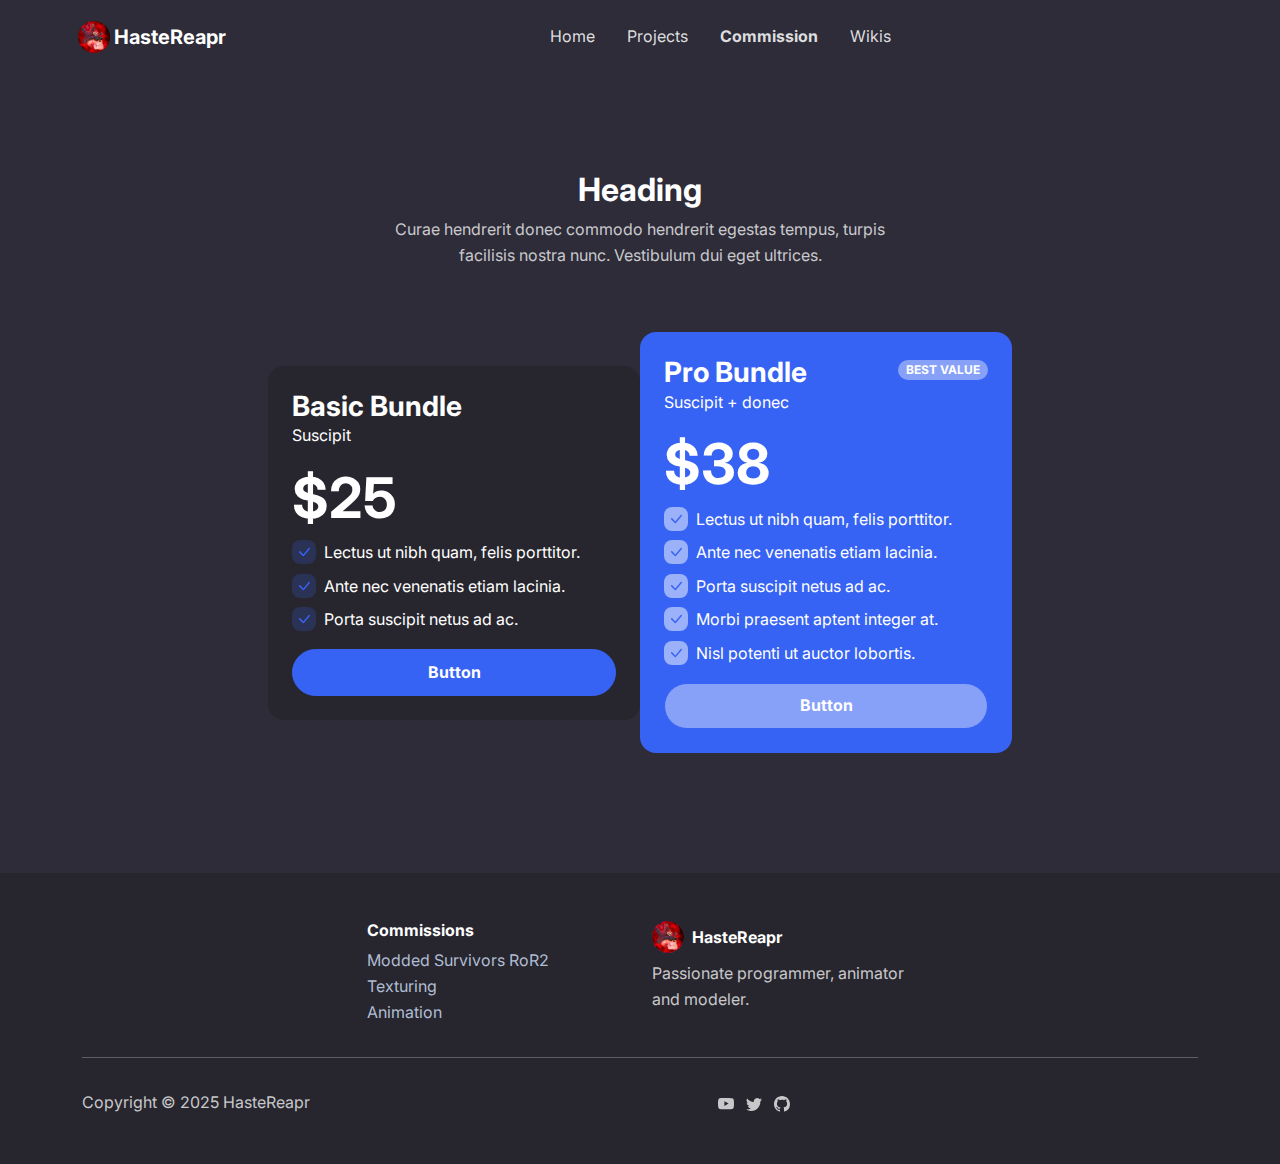
<file: commission.html>
<!DOCTYPE html>
<html data-bs-theme="light" lang="en">

<head>
    <meta charset="utf-8">
    <meta name="viewport" content="width=device-width, initial-scale=1.0, shrink-to-fit=no">
    <title>Pricing - HasterReapr</title>
    <link rel="stylesheet" href="assets/bootstrap/css/bootstrap.min.css">
    <link rel="stylesheet" href="https://fonts.googleapis.com/css?family=Inter:300italic,400italic,600italic,700italic,800italic,400,300,600,700,800&amp;display=swap">
    <link rel="stylesheet" href="assets/css/divider-text-middle.css">
    <link rel="stylesheet" href="assets/css/untitled.css">
</head>

<body>
    <nav class="navbar navbar-expand-md sticky-top py-3 navbar-dark" id="mainNav">
        <div class="container"><a class="navbar-brand d-flex align-items-center" href="/"><span class="justify-content-center align-items-center me-2 bs-icon rounded-circle"><img src="assets/img/Commission_HasteReapr-2.png" width="32" height="32" class="rounded-circle" /></span><span>HasteReapr</span></a><button data-bs-toggle="collapse" class="navbar-toggler" data-bs-target="#navcol-1"><span class="visually-hidden">Toggle navigation</span><span class="navbar-toggler-icon"></span></button>
            <div class="collapse navbar-collapse" id="navcol-1">
                <ul class="navbar-nav mx-auto">
                    <li class="nav-item"><a class="nav-link" href="/index.html">Home</a></li>
                    <li class="nav-item"><a class="nav-link" href="/projects.html">Projects</a></li>
                    <li class="nav-item"><a class="nav-link active" href="/commission.html">Commission</a></li>
                    <li class="nav-item"><a class="nav-link" href="/wikis.html">Wikis</a></li>
                </ul>
            </div>
        </div>
    </nav>
    <section class="py-5">
        <div class="container py-5">
            <div class="row mb-5">
                <div class="col-md-8 col-xl-6 text-center mx-auto">
                    <h2 class="fw-bold">Heading</h2>
                    <p class="text-muted">Curae hendrerit donec commodo hendrerit egestas tempus, turpis facilisis nostra nunc. Vestibulum dui eget ultrices.</p>
                </div>
            </div>
            <div class="row g-0 row-cols-1 row-cols-md-2 row-cols-xl-3 d-flex align-items-md-center align-items-xl-center">
                <div class="col offset-xl-2 mb-4">
                    <div class="card bg-dark border-dark">
                        <div class="card-body p-4">
                            <div class="d-flex justify-content-between">
                                <div>
                                    <h3 class="fw-bold mb-0">Basic Bundle</h3>
                                    <p>Suscipit</p>
                                    <h4 class="display-4 fw-bold">$25</h4>
                                </div>
                            </div>
                            <div>
                                <ul class="list-unstyled">
                                    <li class="d-flex mb-2"><span class="bs-icon-xs bs-icon-rounded bs-icon-primary-light bs-icon bs-icon-xs me-2"><svg xmlns="http://www.w3.org/2000/svg" width="1em" height="1em" fill="currentColor" viewBox="0 0 16 16" class="bi bi-check-lg text-primary">
                                                <path d="M12.736 3.97a.733.733 0 0 1 1.047 0c.286.289.29.756.01 1.05L7.88 12.01a.733.733 0 0 1-1.065.02L3.217 8.384a.757.757 0 0 1 0-1.06.733.733 0 0 1 1.047 0l3.052 3.093 5.4-6.425a.247.247 0 0 1 .02-.022"></path>
                                            </svg></span><span>Lectus ut nibh quam, felis porttitor.</span></li>
                                    <li class="d-flex mb-2"><span class="bs-icon-xs bs-icon-rounded bs-icon-primary-light bs-icon bs-icon-xs me-2"><svg xmlns="http://www.w3.org/2000/svg" width="1em" height="1em" fill="currentColor" viewBox="0 0 16 16" class="bi bi-check-lg text-primary">
                                                <path d="M12.736 3.97a.733.733 0 0 1 1.047 0c.286.289.29.756.01 1.05L7.88 12.01a.733.733 0 0 1-1.065.02L3.217 8.384a.757.757 0 0 1 0-1.06.733.733 0 0 1 1.047 0l3.052 3.093 5.4-6.425a.247.247 0 0 1 .02-.022"></path>
                                            </svg></span><span>Ante nec venenatis etiam lacinia.</span></li>
                                    <li class="d-flex mb-2"><span class="bs-icon-xs bs-icon-rounded bs-icon-primary-light bs-icon bs-icon-xs me-2"><svg xmlns="http://www.w3.org/2000/svg" width="1em" height="1em" fill="currentColor" viewBox="0 0 16 16" class="bi bi-check-lg text-primary">
                                                <path d="M12.736 3.97a.733.733 0 0 1 1.047 0c.286.289.29.756.01 1.05L7.88 12.01a.733.733 0 0 1-1.065.02L3.217 8.384a.757.757 0 0 1 0-1.06.733.733 0 0 1 1.047 0l3.052 3.093 5.4-6.425a.247.247 0 0 1 .02-.022"></path>
                                            </svg></span><span>Porta suscipit netus ad ac.</span></li>
                                </ul>
                            </div><button class="btn btn-primary d-block w-100" type="button">Button</button>
                        </div>
                    </div>
                </div>
                <div class="col mb-4">
                    <div class="card text-white bg-primary">
                        <div class="card-body p-4">
                            <div class="d-flex justify-content-between">
                                <div>
                                    <h3 class="fw-bold text-white mb-0">Pro Bundle</h3>
                                    <p>Suscipit + donec</p>
                                    <h4 class="display-4 fw-bold text-white">$38</h4>
                                </div>
                                <div><span class="badge rounded-pill bg-primary text-uppercase bg-semi-white">Best Value</span></div>
                            </div>
                            <div>
                                <ul class="list-unstyled">
                                    <li class="d-flex mb-2"><span class="bs-icon-xs bs-icon-rounded bs-icon-semi-white bs-icon bs-icon-xs me-2"><svg xmlns="http://www.w3.org/2000/svg" width="1em" height="1em" fill="currentColor" viewBox="0 0 16 16" class="bi bi-check-lg text-primary">
                                                <path d="M12.736 3.97a.733.733 0 0 1 1.047 0c.286.289.29.756.01 1.05L7.88 12.01a.733.733 0 0 1-1.065.02L3.217 8.384a.757.757 0 0 1 0-1.06.733.733 0 0 1 1.047 0l3.052 3.093 5.4-6.425a.247.247 0 0 1 .02-.022"></path>
                                            </svg></span><span>Lectus ut nibh quam, felis porttitor.</span></li>
                                    <li class="d-flex mb-2"><span class="bs-icon-xs bs-icon-rounded bs-icon-semi-white bs-icon bs-icon-xs me-2"><svg xmlns="http://www.w3.org/2000/svg" width="1em" height="1em" fill="currentColor" viewBox="0 0 16 16" class="bi bi-check-lg text-primary">
                                                <path d="M12.736 3.97a.733.733 0 0 1 1.047 0c.286.289.29.756.01 1.05L7.88 12.01a.733.733 0 0 1-1.065.02L3.217 8.384a.757.757 0 0 1 0-1.06.733.733 0 0 1 1.047 0l3.052 3.093 5.4-6.425a.247.247 0 0 1 .02-.022"></path>
                                            </svg></span><span>Ante nec venenatis etiam lacinia.</span></li>
                                    <li class="d-flex mb-2"><span class="bs-icon-xs bs-icon-rounded bs-icon-semi-white bs-icon bs-icon-xs me-2"><svg xmlns="http://www.w3.org/2000/svg" width="1em" height="1em" fill="currentColor" viewBox="0 0 16 16" class="bi bi-check-lg text-primary">
                                                <path d="M12.736 3.97a.733.733 0 0 1 1.047 0c.286.289.29.756.01 1.05L7.88 12.01a.733.733 0 0 1-1.065.02L3.217 8.384a.757.757 0 0 1 0-1.06.733.733 0 0 1 1.047 0l3.052 3.093 5.4-6.425a.247.247 0 0 1 .02-.022"></path>
                                            </svg></span><span>Porta suscipit netus ad ac.</span></li>
                                    <li class="d-flex mb-2"><span class="bs-icon-xs bs-icon-rounded bs-icon-semi-white bs-icon bs-icon-xs me-2"><svg xmlns="http://www.w3.org/2000/svg" width="1em" height="1em" fill="currentColor" viewBox="0 0 16 16" class="bi bi-check-lg text-primary">
                                                <path d="M12.736 3.97a.733.733 0 0 1 1.047 0c.286.289.29.756.01 1.05L7.88 12.01a.733.733 0 0 1-1.065.02L3.217 8.384a.757.757 0 0 1 0-1.06.733.733 0 0 1 1.047 0l3.052 3.093 5.4-6.425a.247.247 0 0 1 .02-.022"></path>
                                            </svg></span><span>Morbi praesent aptent integer at.</span></li>
                                    <li class="d-flex mb-2"><span class="bs-icon-xs bs-icon-rounded bs-icon-semi-white bs-icon bs-icon-xs me-2"><svg xmlns="http://www.w3.org/2000/svg" width="1em" height="1em" fill="currentColor" viewBox="0 0 16 16" class="bi bi-check-lg text-primary">
                                                <path d="M12.736 3.97a.733.733 0 0 1 1.047 0c.286.289.29.756.01 1.05L7.88 12.01a.733.733 0 0 1-1.065.02L3.217 8.384a.757.757 0 0 1 0-1.06.733.733 0 0 1 1.047 0l3.052 3.093 5.4-6.425a.247.247 0 0 1 .02-.022"></path>
                                            </svg></span><span>Nisl potenti ut auctor lobortis.</span></li>
                                </ul>
                            </div><button class="btn btn-primary d-block w-100 bg-semi-white" type="button">Button</button>
                        </div>
                    </div>
                </div>
            </div>
        </div>
    </section>
    <footer class="bg-dark">
        <div class="container py-4 py-lg-5">
            <div class="row justify-content-center">
                <div class="col-sm-4 col-md-3 text-center text-lg-start d-flex flex-column">
                    <h3 class="fs-6 fw-bold">Commissions</h3>
                    <ul class="list-unstyled ms-0">
                        <li><a href="#">Modded Survivors RoR2</a></li>
                        <li><a href="#">Texturing</a></li>
                        <li><a href="#">Animation</a></li>
                    </ul>
                </div>
                <div class="col-lg-3 text-center text-lg-start d-flex flex-column align-items-center order-first align-items-lg-start order-lg-last">
                    <div class="fw-bold d-flex align-items-center mb-2"><span class="bs-icon-sm bs-icon-circle bs-icon-primary d-flex justify-content-center align-items-center bs-icon me-2"><img src="assets/img/Commission_HasteReapr-2.png" width="32" height="32" class="rounded-circle" /></span><span>HasteReapr</span></div>
                    <p class="text-muted">Passionate programmer, animator and modeler.</p>
                </div>
            </div>
            <hr>
            <div class="text-muted d-flex justify-content-between align-items-center pt-3">
                <p class="mb-0">Copyright © 2025 HasteReapr</p>
                <ul class="list-inline mb-0">
                    <li class="list-inline-item"><svg xmlns="http://www.w3.org/2000/svg" width="1em" height="1em" fill="currentColor" viewBox="0 0 16 16" class="bi bi-youtube">
                            <path d="M8.051 1.999h.089c.822.003 4.987.033 6.11.335a2.01 2.01 0 0 1 1.415 1.42c.101.38.172.883.22 1.402l.01.104.022.26.008.104c.065.914.073 1.77.074 1.957v.075c-.001.194-.01 1.108-.082 2.06l-.008.105-.009.104c-.05.572-.124 1.14-.235 1.558a2.007 2.007 0 0 1-1.415 1.42c-1.16.312-5.569.334-6.18.335h-.142c-.309 0-1.587-.006-2.927-.052l-.17-.006-.087-.004-.171-.007-.171-.007c-1.11-.049-2.167-.128-2.654-.26a2.007 2.007 0 0 1-1.415-1.419c-.111-.417-.185-.986-.235-1.558L.09 9.82l-.008-.104A31.4 31.4 0 0 1 0 7.68v-.123c.002-.215.01-.958.064-1.778l.007-.103.003-.052.008-.104.022-.26.01-.104c.048-.519.119-1.023.22-1.402a2.007 2.007 0 0 1 1.415-1.42c.487-.13 1.544-.21 2.654-.26l.17-.007.172-.006.086-.003.171-.007A99.788 99.788 0 0 1 7.858 2h.193zM6.4 5.209v4.818l4.157-2.408z"></path>
                        </svg></li>
                    <li class="list-inline-item"><svg xmlns="http://www.w3.org/2000/svg" width="1em" height="1em" fill="currentColor" viewBox="0 0 16 16" class="bi bi-twitter">
                            <path d="M5.026 15c6.038 0 9.341-5.003 9.341-9.334 0-.14 0-.282-.006-.422A6.685 6.685 0 0 0 16 3.542a6.658 6.658 0 0 1-1.889.518 3.301 3.301 0 0 0 1.447-1.817 6.533 6.533 0 0 1-2.087.793A3.286 3.286 0 0 0 7.875 6.03a9.325 9.325 0 0 1-6.767-3.429 3.289 3.289 0 0 0 1.018 4.382A3.323 3.323 0 0 1 .64 6.575v.045a3.288 3.288 0 0 0 2.632 3.218 3.203 3.203 0 0 1-.865.115 3.23 3.23 0 0 1-.614-.057 3.283 3.283 0 0 0 3.067 2.277A6.588 6.588 0 0 1 .78 13.58a6.32 6.32 0 0 1-.78-.045A9.344 9.344 0 0 0 5.026 15"></path>
                        </svg></li>
                    <li class="list-inline-item"><svg xmlns="http://www.w3.org/2000/svg" width="1em" height="1em" fill="currentColor" viewBox="0 0 16 16" class="bi bi-github">
                            <path d="M8 0C3.58 0 0 3.58 0 8c0 3.54 2.29 6.53 5.47 7.59.4.07.55-.17.55-.38 0-.19-.01-.82-.01-1.49-2.01.37-2.53-.49-2.69-.94-.09-.23-.48-.94-.82-1.13-.28-.15-.68-.52-.01-.53.63-.01 1.08.58 1.23.82.72 1.21 1.87.87 2.33.66.07-.52.28-.87.51-1.07-1.78-.2-3.64-.89-3.64-3.95 0-.87.31-1.59.82-2.15-.08-.2-.36-1.02.08-2.12 0 0 .67-.21 2.2.82.64-.18 1.32-.27 2-.27.68 0 1.36.09 2 .27 1.53-1.04 2.2-.82 2.2-.82.44 1.1.16 1.92.08 2.12.51.56.82 1.27.82 2.15 0 3.07-1.87 3.75-3.65 3.95.29.25.54.73.54 1.48 0 1.07-.01 1.93-.01 2.2 0 .21.15.46.55.38A8.012 8.012 0 0 0 16 8c0-4.42-3.58-8-8-8"></path>
                        </svg></li>
                </ul>
            </div>
        </div>
    </footer>
    <script src="assets/bootstrap/js/bootstrap.min.js"></script>
    <script src="assets/js/bold-and-dark.js"></script>
</body>

</html>
</file>
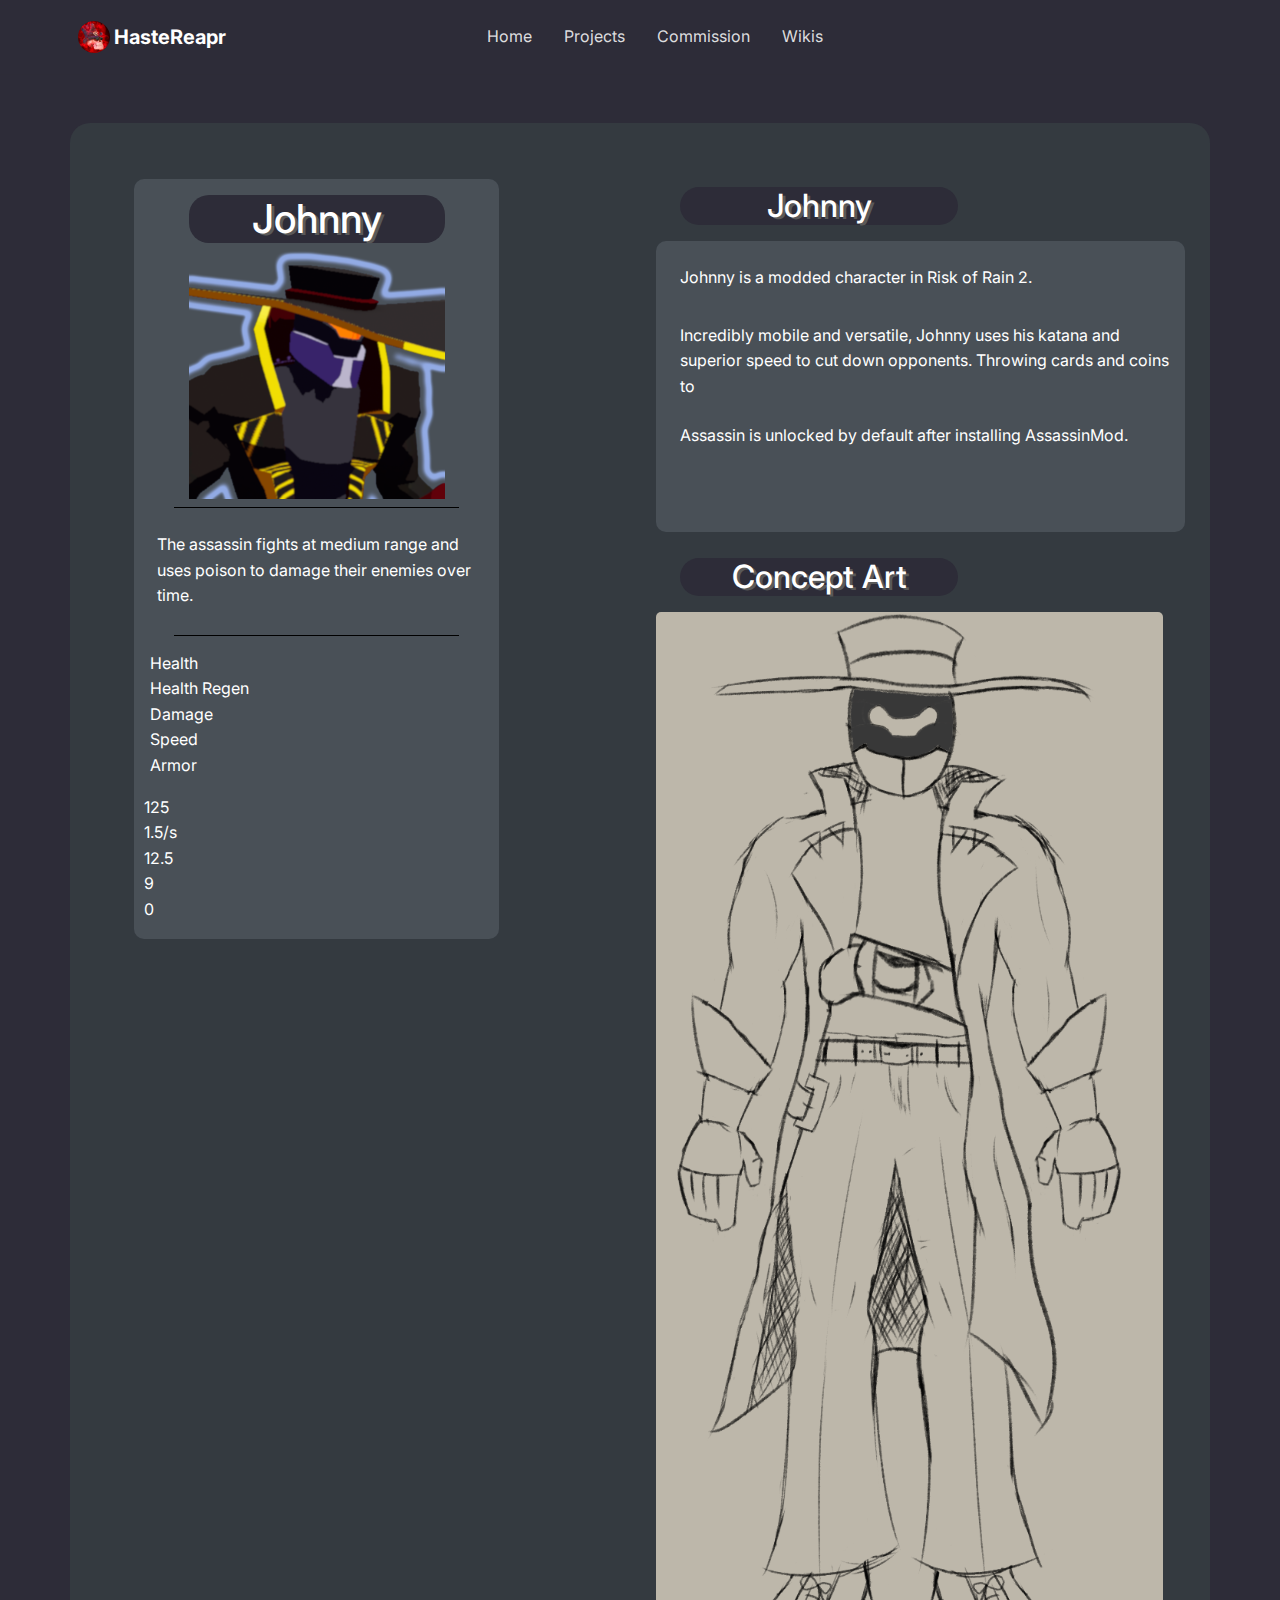
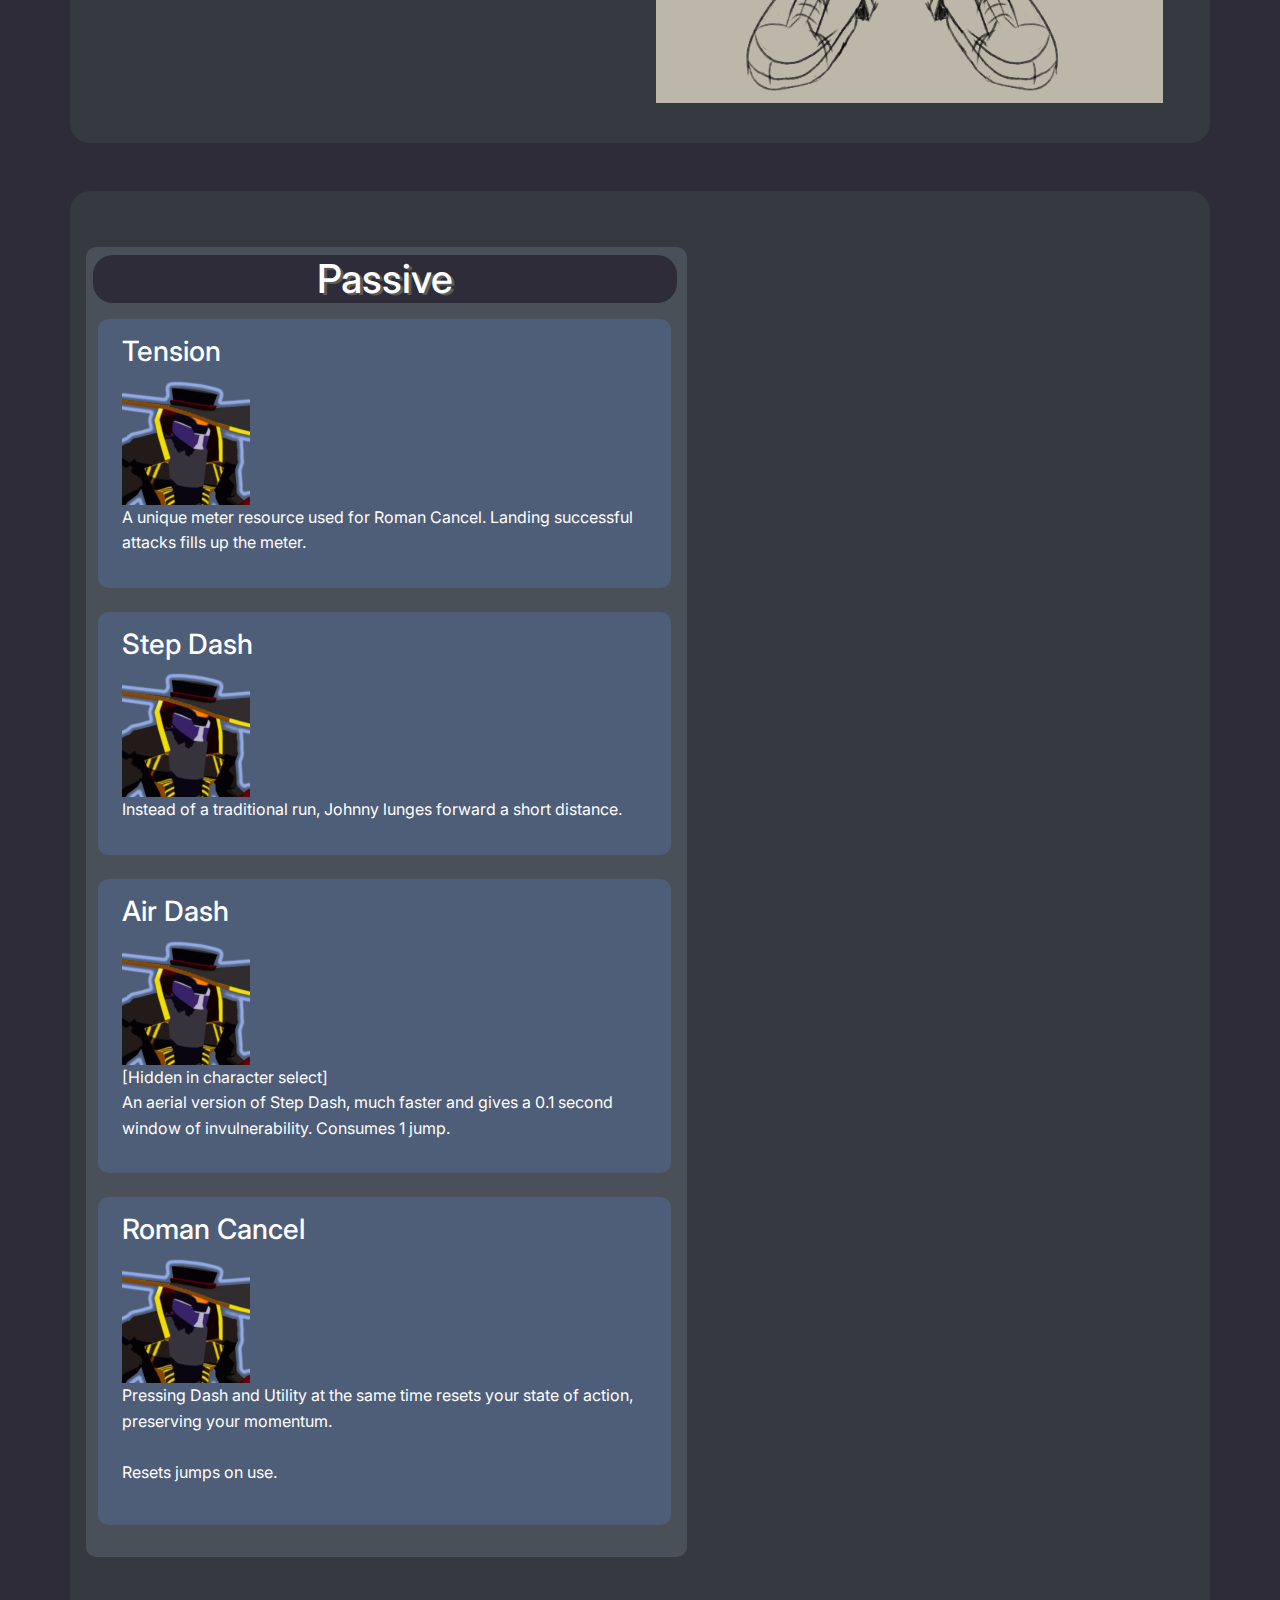
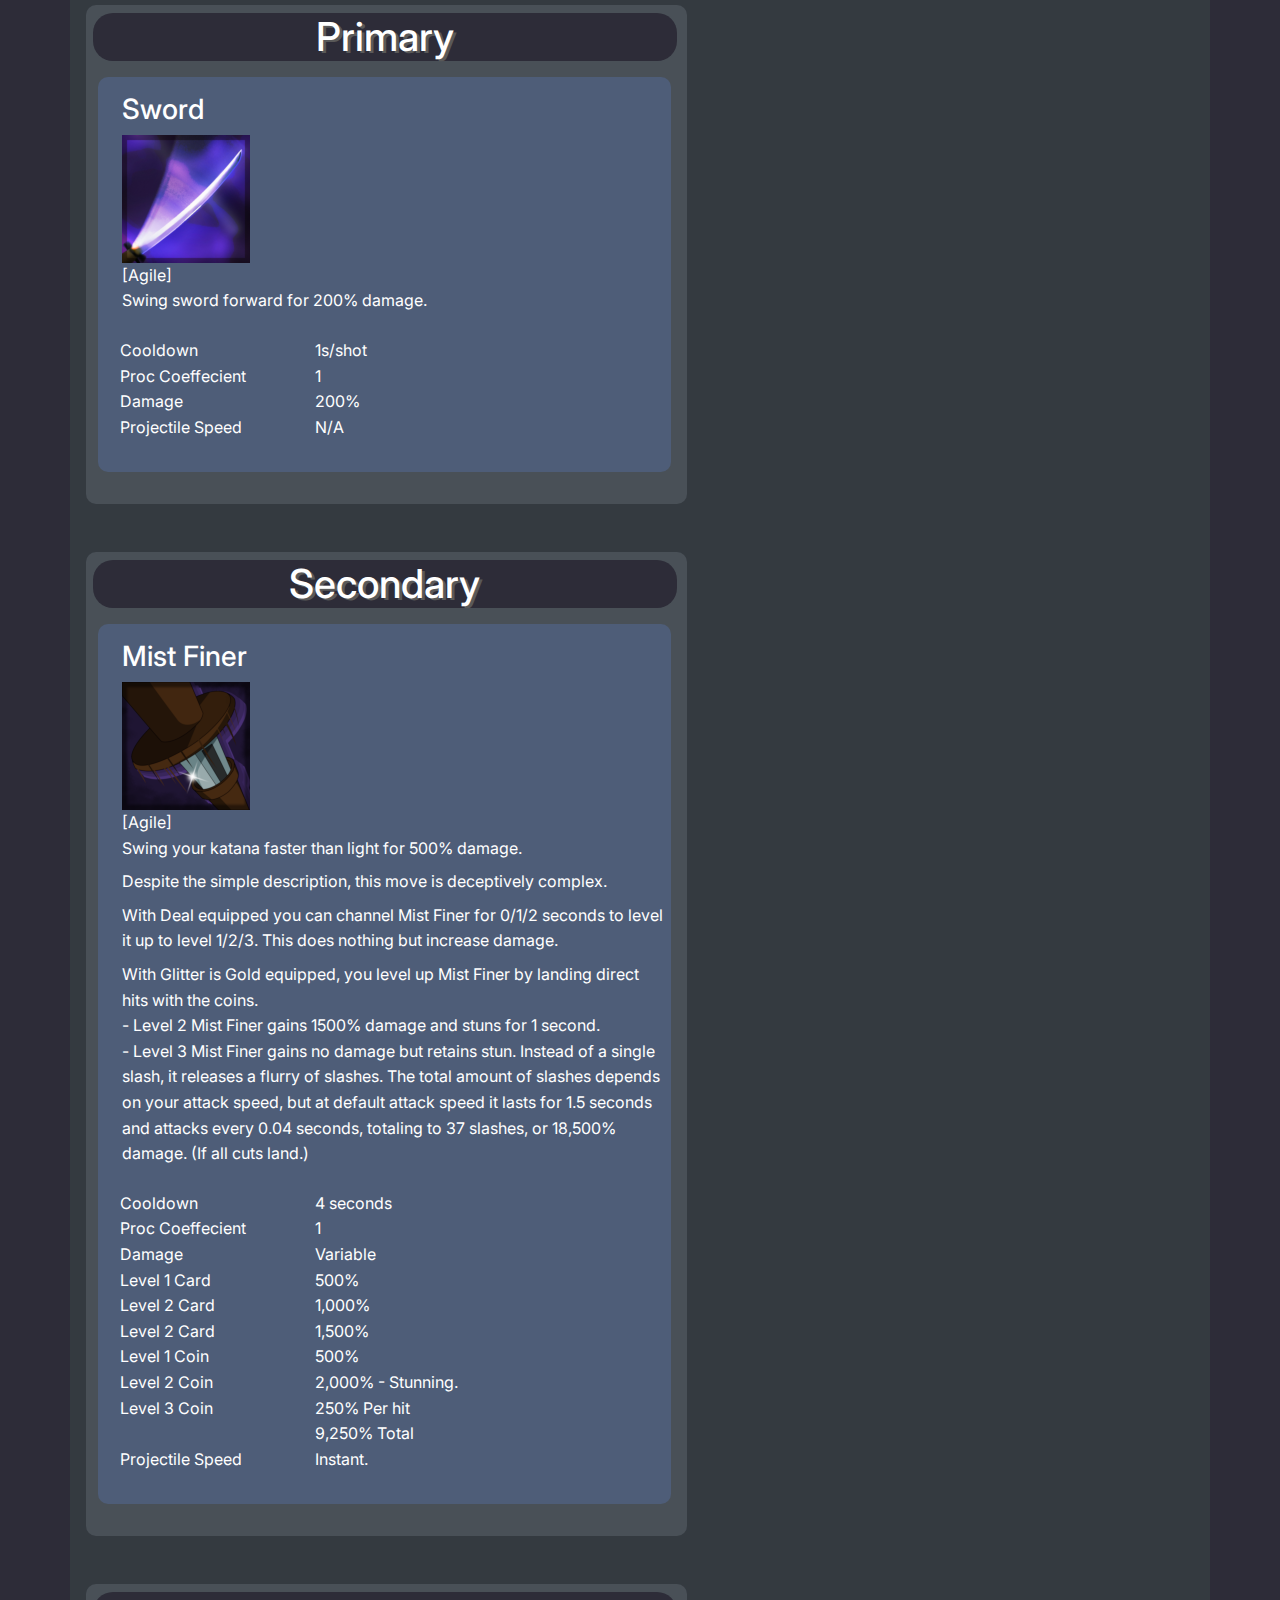
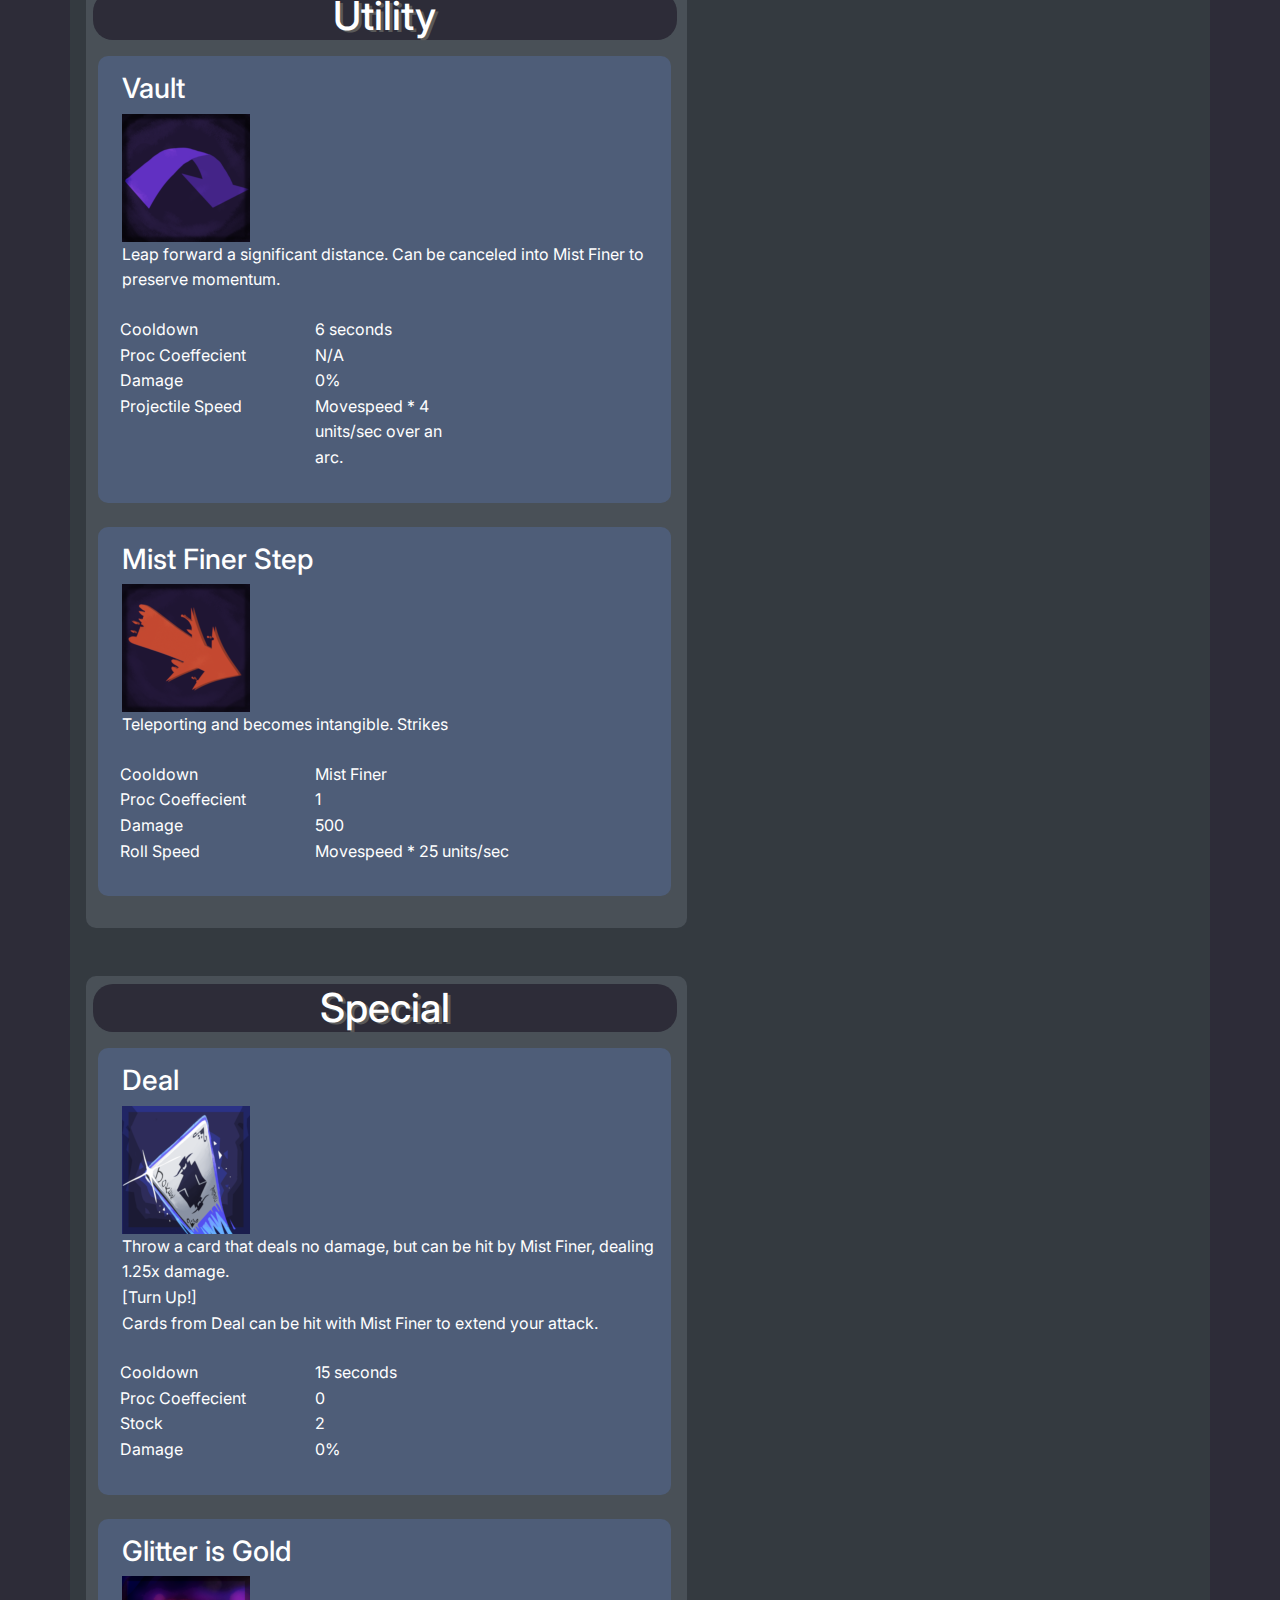
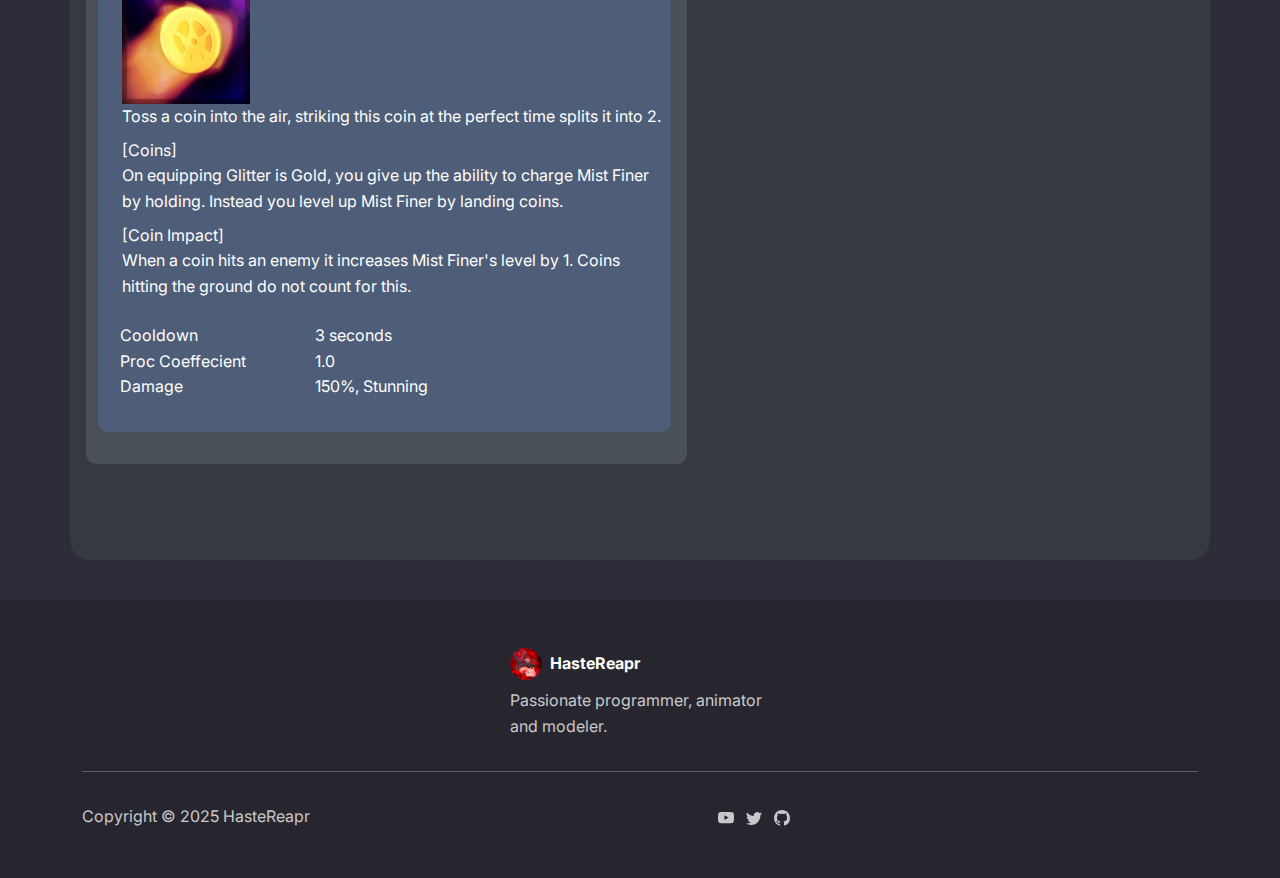
<file: johnny-wiki.html>
<!DOCTYPE html>
<html data-bs-theme="dark" lang="en">

<head>
    <meta charset="utf-8">
    <meta name="viewport" content="width=device-width, initial-scale=1.0, shrink-to-fit=no">
    <title>Johnny Wiki</title>
    <meta name="twitter:title" content="Johnny Wiki">
    <meta name="description" content="Stats and information about the modded Risk of Rain 2 character Johnny by HasteReapr.">
    <meta name="twitter:card" content="summary">
    <meta name="og:url" content="http://hastereapr.n et/assassin-wiki">
    <meta name="theme-color" content="#27262e">
    <meta property="theme-color" content="data-react-helme=true">
    <meta property="og:image" content="assets/img/RoR2/Johnny%20Icon.png">
    <meta name="twitter:description" content="Stats and information about the modded Risk of Rain 2 character Johnny by HasteReapr.">
    <link rel="icon" type="image/png" sizes="64x64" href="assets/img/Commission_HasteReapr-2.png">
    <link rel="stylesheet" href="assets/bootstrap/css/bootstrap.min.css">
    <link rel="stylesheet" href="https://fonts.googleapis.com/css?family=Inter:300italic,400italic,600italic,700italic,800italic,400,300,600,700,800&amp;display=swap">
    <link rel="stylesheet" href="assets/css/card-body.css">
    <link rel="stylesheet" href="assets/css/comm_buttons.css">
    <link rel="stylesheet" href="assets/css/divider-text-middle.css">
    <link rel="stylesheet" href="assets/css/underline.css">
<title>Assassin Wiki</title>
<meta content="Stats and information about the modded Risk of Rain 2 character Assassin by HasteReapr." property="og:description" />
<meta content="http://hastereapr.gay/assassin-wiki.htmll" property="og:url" />
<meta content="http://hastereapr.gay/assets/img/RoR2/Assassin%20Icon.png" property="og:image" />
<meta content="#27262e" data-react-helmet="true" name="theme-color" />
</head>

<body style="background: #2d2c38;">
    <nav class="navbar navbar-expand-md sticky-top py-3 navbar-dark" id="mainNav">
        <div class="container"><a class="navbar-brand d-flex align-items-center" href="/"><span class="justify-content-center align-items-center me-2 bs-icon rounded-circle"><img src="assets/img/Commission_HasteReapr-2.png" width="32" height="32" class="rounded-circle" /></span><span>HasteReapr</span></a><button data-bs-toggle="collapse" class="navbar-toggler" data-bs-target="#navcol-1"><span class="visually-hidden">Toggle navigation</span><span class="navbar-toggler-icon"></span></button>
            <div class="collapse navbar-collapse" id="navcol-1" style="margin-left: -131px;">
                <ul class="navbar-nav mx-auto">
                    <li class="nav-item"><a class="nav-link" href="/index.html">Home</a></li>
                    <li class="nav-item"><a class="nav-link" href="/projects.html">Projects</a></li>
                    <li class="nav-item"><a class="nav-link" href="/commission.html">Commission</a></li>
                    <li class="nav-item"><a class="nav-link" href="/wikis.html">Wikis</a></li>
                </ul>
            </div>
        </div>
    </nav>
    <section class="pt-4 mt-4 pb-4 mb-3">
        <div class="container">
            <div class="row" style="background-color: var(--bs-gray-dark);border: 2px;border-radius: 20px;">
                <div class="col-md-6 col-xxl-4 pb-5 mt-5 ms-3 ps-0 me-0 pe-0" style="padding-top: 8px;">
                    <div class="ps-0 me-5 ms-5 pe-0" style="width: 365px;background: var(--ref-gray-700);border-radius: 10px;padding-top: 16px;">
                        <h1 style="background-color: var(--bs-body-bg);border-radius: 20px;width: 256px;text-align: center;text-shadow: 3px 2px rgb(89,89,89);align-self: center;margin-left: auto;margin-right: auto;border: 3px none rgb(255, 255, 255) ;" class="pt-0 pb-0 mb-0 mt-0 ps-0 pe-0">Johnny</h1><img class="ps-0" src="assets/img/RoR2/Johnny%20Icon.png" style="display: block;margin-left: auto;margin-right: auto;" href="/assassin-wiki.html">
                        <h2 class="divider-style ps-0 mt-2 mb-1"></h2>
                        <p style="text-align: left;padding-left: 23px;padding-right: 24px;" class="mb-0"><br>The assassin fights at medium range and uses poison to damage their enemies over time.<br><br></p>
                        <h2 class="divider-style ps-0 mb-3 mt-0"></h2>
                        <div class="pe-5 pt-0">
                            <div class="row">
                                <div class="col-xxl-6" style="padding-left: 18px;">
                                    <ul style="text-align: left;width: 110px;margin-left: 9.5px;" class="ps-0 pe-0">
                                        <li style="margin-left: auto;margin-right: auto;text-align: left;">Health</li>
                                        <li style="text-align: left;">Health Regen</li>
                                        <li style="text-align: left;">Damage</li>
                                        <li style="text-align: left;">Speed</li>
                                        <li style="text-align: left;">Armor</li>
                                    </ul>
                                </div>
                                <div class="col">
                                    <ul style="text-align: left;width: 64px;margin-left: 9.5px;" class="ps-0 pe-0">
                                        <li style="margin-left: auto;margin-right: auto;text-align: left;">125</li>
                                        <li style="text-align: left;">1.5/s</li>
                                        <li style="text-align: left;">12.5</li>
                                        <li style="text-align: left;">9</li>
                                        <li style="text-align: left;">0</li>
                                    </ul>
                                </div>
                            </div>
                        </div>
                    </div>
                </div>
                <div class="col ps-0 pt-5 ms-0">
                    <div class="row">
                        <div class="col">
                            <h2 style="border: 3px;background-color: var(--bs-body-bg);border-radius: 20px;width: 278px;text-align: center;text-shadow: 3px 2px rgb(89,89,89);align-self: center;margin-left: auto;margin-right: auto;padding-top: 12px;" class="pt-0 pb-0 ps-0 pe-0 mt-3 ms-4 mb-3">Johnny</h2>
                        </div>
                        <div class="col">
                            <div></div>
                        </div>
                    </div>
                    <div class="row" style="height: 300.594px;">
                        <div class="col-xxl-11" style="height: 451.594px;">
                            <div style="width: 529px;background: var(--ref-gray-700);border-radius: 10px;padding-top: 16px;height: 290.5938px;">
                                <p style="margin-left: 24px;" class="pb-3 pt-2">Johnny is a modded character in Risk of Rain 2.</p>
                                <p style="margin-left: 24px;" class="mb-0 pb-2">Incredibly mobile and versatile, Johnny uses his katana and superior speed to cut down opponents. Throwing cards and coins to&nbsp;</p>
                                <p style="padding-left: 24px;" class="mt-3 pb-3">Assassin is unlocked by default after installing AssassinMod.</p>
                            </div>
                        </div>
                    </div>
                    <div class="row">
                        <div class="col">
                            <h2 style="border: 3px;background-color: var(--bs-body-bg);border-radius: 20px;width: 278px;text-align: center;text-shadow: 3px 2px rgb(89,89,89);align-self: center;margin-left: auto;margin-right: auto;padding-top: 12px;" class="pt-0 pb-0 ps-0 pe-0 mt-3 ms-4 mb-3">Concept Art</h2>
                        </div>
                    </div>
                    <div class="row mb-4">
                        <div class="col"><img class="pb-3" src="assets/img/johnnyref.png" style="border-radius: 5px;"></div>
                    </div>
                </div>
            </div>
            <div class="row mt-5" style="background-color: var(--bs-gray-dark);border: 2px;border-radius: 20px;">
                <div class="col-md-6 col-xxl-12 pb-5 mt-5 ms-3 ps-0 me-0 pe-0" style="padding-top: 8px;">
                    <div class="mb-5 ps-1 pe-2" style="width: 601px;background: var(--ref-gray-700);border-radius: 10px;padding-top: 8px;padding-bottom: 8px;padding-right: 8px;margin-left: auto;margin-right: auto;">
                        <h1 style="border: 3px;background-color: var(--bs-body-bg);border-radius: 20px;width: 584px;text-align: center;text-shadow: 3px 2px rgb(89,89,89);align-self: center;margin-left: auto;margin-right: auto;" class="pt-0 pb-0 mt-0 ps-0 pe-0 mb-3">Passive</h1>
                        <div class="pt-3 ms-2 me-2 pb-3 mb-4" style="background: var(--bs-gray-600);border-radius: 10px;">
                            <h3 style="padding-left: 24px;">Tension</h3>
                            <div class="row">
                                <div class="col-xxl-3"><img class="ps-0 ms-4" src="assets/img/RoR2/Johnny%20Icon.png" style="display: block;margin-left: 64px;margin-right: auto;" href="/assassin-wiki.html" width="128" height="128"></div>
                                <div class="col ms-4">
                                    <p class="me-2">A unique meter resource used for Roman Cancel. Landing successful attacks fills up the meter.</p>
                                </div>
                            </div>
                        </div>
                        <div class="pt-3 ms-2 me-2 pb-3 mb-4" style="background: var(--bs-gray-600);border-radius: 10px;">
                            <h3 style="padding-left: 24px;">Step Dash</h3>
                            <div class="row">
                                <div class="col-xxl-3"><img class="ps-0 ms-4" src="assets/img/RoR2/Johnny%20Icon.png" style="display: block;margin-left: 64px;margin-right: auto;" href="/assassin-wiki.html" width="128" height="128"></div>
                                <div class="col ms-4">
                                    <p class="me-2">Instead of a traditional run, Johnny lunges forward a short distance.</p>
                                </div>
                            </div>
                        </div>
                        <div class="pt-3 ms-2 me-2 pb-3 mb-4" style="background: var(--bs-gray-600);border-radius: 10px;">
                            <h3 style="padding-left: 24px;">Air Dash</h3>
                            <div class="row">
                                <div class="col-xxl-3"><img class="ps-0 ms-4" src="assets/img/RoR2/Johnny%20Icon.png" style="display: block;margin-left: 64px;margin-right: auto;" href="/assassin-wiki.html" width="128" height="128"></div>
                                <div class="col ms-4">
                                    <p class="me-2">[Hidden in character select]<br>An aerial version of Step Dash, much faster and gives a 0.1 second window of invulnerability. Consumes 1 jump.</p>
                                </div>
                            </div>
                        </div>
                        <div class="pt-3 ms-2 me-2 mb-4 pb-4" style="background: var(--bs-gray-600);border-radius: 10px;">
                            <h3 style="padding-left: 24px;">Roman Cancel</h3>
                            <div class="row">
                                <div class="col-xxl-3"><img class="ps-0 ms-4" src="assets/img/RoR2/Johnny%20Icon.png" style="display: block;margin-left: 64px;margin-right: auto;" href="/assassin-wiki.html" width="128" height="128"></div>
                                <div class="col ms-4">
                                    <p class="me-2">Pressing Dash and Utility at the same time resets your state of action, preserving your momentum.<br><br>Resets jumps on use.</p>
                                </div>
                            </div>
                        </div>
                    </div>
                    <div class="mb-5 ps-1 pe-2" style="width: 601px;background: var(--ref-gray-700);border-radius: 10px;padding-top: 8px;padding-bottom: 8px;padding-right: 8px;margin-right: auto;margin-left: auto;">
                        <h1 style="border: 3px;background-color: var(--bs-body-bg);border-radius: 20px;width: 584px;text-align: center;text-shadow: 3px 2px rgb(89,89,89);align-self: center;margin-left: auto;margin-right: auto;" class="pt-0 pb-0 mt-0 ps-0 pe-0 mb-3">Primary</h1>
                        <div class="pt-3 ms-2 me-2 pb-3 mb-4" style="background: var(--bs-gray-600);border-radius: 10px;">
                            <h3 style="padding-left: 24px;">Sword</h3>
                            <div class="row mb-3">
                                <div class="col-xxl-3"><img class="ps-0 ms-4" src="assets/img/RoR2/JohnnyIcons/JohnnySwordIcon_SMALL.png" style="display: block;margin-left: 64px;margin-right: auto;" href="/assassin-wiki.html" width="128" height="128"></div>
                                <div class="col ms-4">
                                    <p class="me-2 mb-2">[Agile] <br>Swing sword forward for 200% damage.</p>
                                </div>
                            </div>
                            <div class="row">
                                <div class="col">
                                    <div class="pe-5 pt-0">
                                        <div class="row">
                                            <div class="col-xxl-6 ps-4" style="width: 207.5px;">
                                                <ul style="text-align: left;width: 110px;margin-left: 9.5px;" class="ps-0 pe-0">
                                                    <li style="margin-left: auto;margin-right: auto;text-align: left;">Cooldown</li>
                                                    <li style="text-align: left;width: 138px;">Proc Coeffecient</li>
                                                    <li style="text-align: left;">Damage</li>
                                                    <li style="text-align: left;width: 142px;">Projectile Speed</li>
                                                </ul>
                                            </div>
                                            <div class="col" style="width: 365.5px;">
                                                <ul style="text-align: left;width: 64px;margin-left: 9.5px;" class="ps-0 pe-0">
                                                    <li style="margin-left: auto;margin-right: auto;text-align: left;width: 112px;">1s/shot</li>
                                                    <li style="text-align: left;width: 95px;">1</li>
                                                    <li style="text-align: left;width: 151px;">200%</li>
                                                    <li style="text-align: left;width: 128px;">N/A</li>
                                                </ul>
                                            </div>
                                        </div>
                                    </div>
                                </div>
                            </div>
                        </div>
                    </div>
                    <div class="mb-5 ps-1 pe-2" style="width: 601px;background: var(--ref-gray-700);border-radius: 10px;padding-top: 8px;padding-bottom: 8px;padding-right: 8px;margin-right: auto;margin-left: auto;">
                        <h1 style="border: 3px;background-color: var(--bs-body-bg);border-radius: 20px;width: 584px;text-align: center;text-shadow: 3px 2px rgb(89,89,89);align-self: center;margin-left: auto;margin-right: auto;" class="pt-0 pb-0 mt-0 ps-0 pe-0 mb-3">Secondary</h1>
                        <div class="pt-3 ms-2 me-2 pb-3 mb-4" style="background: var(--bs-gray-600);border-radius: 10px;">
                            <h3 style="padding-left: 24px;">Mist Finer</h3>
                            <div class="row mb-3">
                                <div class="col-xxl-3"><img class="ps-0 ms-4" src="assets/img/RoR2/JohnnyIcons/Mist%20Finer%20Small.png" style="display: block;margin-left: 64px;margin-right: auto;" href="/assassin-wiki.html" width="128" height="128"></div>
                                <div class="col ms-4">
                                    <p class="me-2 mb-2">[Agile]<br>Swing your katana faster than light for 500% damage.</p>
                                    <p class="me-2 mb-2">Despite the simple description, this move is deceptively complex.</p>
                                    <p class="me-2 mb-2">With Deal equipped you can channel Mist Finer for 0/1/2 seconds to level it up to level 1/2/3. This does nothing but increase damage.</p>
                                    <p class="me-2 mb-2">With Glitter is Gold equipped, you level up Mist Finer by landing direct hits with the coins. <br>- Level 2 Mist Finer gains 1500% damage and stuns for 1 second.<br>- Level 3 Mist Finer gains no damage but retains stun. Instead of a single slash, it releases a flurry of slashes. The total amount of slashes depends on your attack speed, but at default attack speed it lasts for 1.5 seconds and attacks every 0.04 seconds, totaling to 37 slashes, or 18,500% damage. (If all cuts land.)</p>
                                </div>
                            </div>
                            <div class="row">
                                <div class="col">
                                    <div class="pe-5 pt-0">
                                        <div class="row">
                                            <div class="col-xxl-6 ps-4" style="width: 207.5px;">
                                                <ul style="text-align: left;width: 110px;margin-left: 9.5px;" class="ps-0 pe-0">
                                                    <li style="margin-left: auto;margin-right: auto;text-align: left;">Cooldown</li>
                                                    <li style="text-align: left;width: 138px;">Proc Coeffecient</li>
                                                    <li style="text-align: left;">Damage</li>
                                                    <li style="text-align: left;">Level 1 Card</li>
                                                    <li style="text-align: left;">Level 2 Card</li>
                                                    <li style="text-align: left;">Level 2 Card</li>
                                                    <li style="text-align: left;">Level 1 Coin</li>
                                                    <li style="text-align: left;">Level 2 Coin</li>
                                                    <li style="text-align: left;">Level 3 Coin</li>
                                                    <li style="text-align: left;">&nbsp;</li>
                                                    <li style="text-align: left;width: 142px;">Projectile Speed</li>
                                                </ul>
                                            </div>
                                            <div class="col" style="width: 365.5px;">
                                                <ul style="text-align: left;width: 64px;margin-left: 9.5px;" class="ps-0 pe-0">
                                                    <li style="margin-left: auto;margin-right: auto;text-align: left;width: 112px;">4 seconds</li>
                                                    <li style="text-align: left;width: 222px;">1</li>
                                                    <li style="text-align: left;width: 151px;">Variable</li>
                                                    <li style="text-align: left;width: 151px;">500%</li>
                                                    <li style="text-align: left;width: 151px;">1,000%</li>
                                                    <li style="text-align: left;width: 151px;">1,500%</li>
                                                    <li style="text-align: left;width: 151px;">500%</li>
                                                    <li style="text-align: left;width: 151px;">2,000% - Stunning.</li>
                                                    <li style="text-align: left;width: 151px;">250% Per hit 9,250% Total</li>
                                                    <li style="text-align: left;width: 128px;">Instant.</li>
                                                </ul>
                                            </div>
                                        </div>
                                    </div>
                                </div>
                            </div>
                        </div>
                    </div>
                    <div class="mb-5 ps-1 pe-2" style="width: 601px;background: var(--ref-gray-700);border-radius: 10px;padding-top: 8px;padding-bottom: 8px;padding-right: 8px;margin-right: auto;margin-left: auto;">
                        <h1 style="border: 3px;background-color: var(--bs-body-bg);border-radius: 20px;width: 584px;text-align: center;text-shadow: 3px 2px rgb(89,89,89);align-self: center;margin-left: auto;margin-right: auto;" class="pt-0 pb-0 mt-0 ps-0 pe-0 mb-3">Utility</h1>
                        <div class="pt-3 ms-2 me-2 pb-3 mb-4" style="background: var(--bs-gray-600);border-radius: 10px;">
                            <h3 style="padding-left: 24px;">Vault</h3>
                            <div class="row mb-3">
                                <div class="col-xxl-3"><img class="ps-0 ms-4" src="assets/img/RoR2/JohnnyIcons/vault%20small.png" style="display: block;margin-left: 64px;margin-right: auto;" href="/assassin-wiki.html" width="128" height="128"></div>
                                <div class="col ms-4">
                                    <p class="me-2 mb-2">Leap forward a significant distance. Can be canceled into Mist Finer to preserve momentum.</p>
                                </div>
                            </div>
                            <div class="row">
                                <div class="col">
                                    <div class="pe-5 pt-0">
                                        <div class="row">
                                            <div class="col-xxl-6 ps-4" style="width: 207.5px;">
                                                <ul style="text-align: left;width: 110px;margin-left: 9.5px;" class="ps-0 pe-0">
                                                    <li style="margin-left: auto;margin-right: auto;text-align: left;">Cooldown</li>
                                                    <li style="text-align: left;width: 138px;">Proc Coeffecient</li>
                                                    <li style="text-align: left;">Damage</li>
                                                    <li style="text-align: left;width: 142px;">Projectile Speed</li>
                                                </ul>
                                            </div>
                                            <div class="col" style="width: 365.5px;">
                                                <ul style="text-align: left;width: 64px;margin-left: 9.5px;" class="ps-0 pe-0">
                                                    <li style="margin-left: auto;margin-right: auto;text-align: left;width: 112px;">6 seconds</li>
                                                    <li style="text-align: left;width: 95px;">N/A</li>
                                                    <li style="text-align: left;width: 151px;">0%</li>
                                                    <li style="text-align: left;width: 128px;" class="me-0 pe-0">Movespeed * 4 units/sec over an arc.</li>
                                                </ul>
                                            </div>
                                        </div>
                                    </div>
                                </div>
                            </div>
                        </div>
                        <div class="pt-3 ms-2 me-2 pb-3 mb-4" style="background: var(--bs-gray-600);border-radius: 10px;">
                            <h3 style="padding-left: 24px;">Mist Finer Step</h3>
                            <div class="row mb-3">
                                <div class="col-xxl-3"><img class="ps-0 ms-4" src="assets/img/RoR2/JohnnyIcons/MF%20Dash%20Small.png" style="display: block;margin-left: 64px;margin-right: auto;" href="/assassin-wiki.html" width="128" height="128"></div>
                                <div class="col ms-4">
                                    <p class="me-2 mb-2">Teleporting and becomes intangible. Strikes&nbsp;</p>
                                </div>
                            </div>
                            <div class="row">
                                <div class="col">
                                    <div class="pe-5 pt-0">
                                        <div class="row">
                                            <div class="col-xxl-6 ps-4" style="width: 207.5px;">
                                                <ul style="text-align: left;width: 110px;margin-left: 9.5px;" class="ps-0 pe-0">
                                                    <li style="margin-left: auto;margin-right: auto;text-align: left;">Cooldown</li>
                                                    <li style="text-align: left;width: 138px;">Proc Coeffecient</li>
                                                    <li style="text-align: left;">Damage</li>
                                                    <li style="text-align: left;width: 142px;">Roll Speed</li>
                                                </ul>
                                            </div>
                                            <div class="col" style="width: 365.5px;">
                                                <ul style="text-align: left;width: 64px;margin-left: 9.5px;" class="ps-0 pe-0">
                                                    <li style="margin-left: auto;margin-right: auto;text-align: left;width: 112px;">Mist Finer</li>
                                                    <li style="text-align: left;width: 95px;">1</li>
                                                    <li style="text-align: left;width: 151px;">500</li>
                                                    <li style="text-align: left;width: 221px;">Movespeed * 25 units/sec</li>
                                                </ul>
                                            </div>
                                        </div>
                                    </div>
                                </div>
                            </div>
                        </div>
                    </div>
                    <div class="mb-5 ps-1 pe-2" style="width: 601px;background: var(--ref-gray-700);border-radius: 10px;padding-top: 8px;padding-bottom: 8px;padding-right: 8px;margin-right: auto;margin-left: auto;">
                        <h1 style="border: 3px;background-color: var(--bs-body-bg);border-radius: 20px;width: 584px;text-align: center;text-shadow: 3px 2px rgb(89,89,89);align-self: center;margin-left: auto;margin-right: auto;" class="pt-0 pb-0 mt-0 ps-0 pe-0 mb-3">Special</h1>
                        <div class="pt-3 ms-2 me-2 pb-3 mb-4" style="background: var(--bs-gray-600);border-radius: 10px;">
                            <h3 style="padding-left: 24px;">Deal</h3>
                            <div class="row mb-3">
                                <div class="col-xxl-3"><img class="ps-0 ms-4" src="assets/img/RoR2/JohnnyIcons/Deal%20Small.png" style="display: block;margin-left: 64px;margin-right: auto;" href="/assassin-wiki.html" width="128" height="128"></div>
                                <div class="col ms-4">
                                    <p class="me-2 mb-2">Throw a card that deals no damage, but can be hit by Mist Finer, dealing 1.25x damage.<br>[Turn Up!]<br>Cards from Deal can be hit with Mist Finer to extend your attack.</p>
                                </div>
                            </div>
                            <div class="row">
                                <div class="col">
                                    <div class="pe-5 pt-0">
                                        <div class="row">
                                            <div class="col-xxl-6 ps-4" style="width: 207.5px;">
                                                <ul style="text-align: left;width: 110px;margin-left: 9.5px;" class="ps-0 pe-0">
                                                    <li style="margin-left: auto;margin-right: auto;text-align: left;">Cooldown</li>
                                                    <li style="text-align: left;width: 138px;">Proc Coeffecient</li>
                                                    <li style="text-align: left;width: 138px;">Stock</li>
                                                    <li style="text-align: left;">Damage</li>
                                                </ul>
                                            </div>
                                            <div class="col" style="width: 365.5px;">
                                                <ul style="text-align: left;width: 64px;margin-left: 9.5px;" class="ps-0 pe-0">
                                                    <li style="margin-left: auto;margin-right: auto;text-align: left;width: 112px;">15 seconds</li>
                                                    <li style="text-align: left;width: 95px;">0</li>
                                                    <li style="text-align: left;width: 151px;">2</li>
                                                    <li style="text-align: left;width: 151px;">0%</li>
                                                </ul>
                                            </div>
                                        </div>
                                    </div>
                                </div>
                            </div>
                        </div>
                        <div class="pt-3 ms-2 me-2 pb-3 mb-4" style="background: var(--bs-gray-600);border-radius: 10px;">
                            <h3 style="padding-left: 24px;">Glitter is Gold</h3>
                            <div class="row mb-3">
                                <div class="col-xxl-3"><img class="ps-0 ms-4" src="assets/img/RoR2/JohnnyIcons/JohnnyCoinIcon_SMALL.png" style="display: block;margin-left: 64px;margin-right: auto;" href="/assassin-wiki.html" width="128" height="128"></div>
                                <div class="col ms-4">
                                    <p class="me-2 mb-2">Toss a coin into the air, striking this coin at the perfect time splits it into 2.</p>
                                    <p class="me-2 mb-2">[Coins]<br>On equipping Glitter is Gold, you give up the ability to charge Mist Finer by holding. Instead you level up Mist Finer by landing coins.</p>
                                    <p class="me-2 mb-2">[Coin Impact]<br>When a coin hits an enemy it increases Mist Finer's level by 1. Coins hitting the ground do not count for this.</p>
                                </div>
                            </div>
                            <div class="row">
                                <div class="col">
                                    <div class="pe-5 pt-0">
                                        <div class="row">
                                            <div class="col-xxl-6 ps-4" style="width: 207.5px;">
                                                <ul style="text-align: left;width: 110px;margin-left: 9.5px;" class="ps-0 pe-0">
                                                    <li style="margin-left: auto;margin-right: auto;text-align: left;">Cooldown</li>
                                                    <li style="text-align: left;width: 138px;">Proc Coeffecient</li>
                                                    <li style="text-align: left;">Damage</li>
                                                </ul>
                                            </div>
                                            <div class="col" style="width: 365.5px;">
                                                <ul style="text-align: left;width: 64px;margin-left: 9.5px;" class="ps-0 pe-0">
                                                    <li style="margin-left: auto;margin-right: auto;text-align: left;width: 112px;">3 seconds</li>
                                                    <li style="text-align: left;width: 95px;">1.0</li>
                                                    <li style="text-align: left;width: 151px;">150%, Stunning</li>
                                                </ul>
                                            </div>
                                        </div>
                                    </div>
                                </div>
                            </div>
                        </div>
                    </div>
                </div>
            </div>
        </div>
    </section>
    <footer class="bg-dark">
        <div class="container py-4 py-lg-5">
            <div class="row justify-content-center">
                <div class="col-lg-3 text-center text-lg-start d-flex flex-column align-items-center order-first align-items-lg-start order-lg-last">
                    <div class="fw-bold d-flex align-items-center mb-2"><span class="bs-icon-sm bs-icon-circle bs-icon-primary d-flex justify-content-center align-items-center bs-icon me-2"><img src="assets/img/Commission_HasteReapr-2.png" width="32" height="32" class="rounded-circle" /></span><span>HasteReapr</span></div>
                    <p class="text-muted">Passionate programmer, animator and modeler.</p>
                </div>
            </div>
            <hr>
            <div class="text-muted d-flex justify-content-between align-items-center pt-3">
                <p class="mb-0">Copyright © 2025 HasteReapr</p>
                <ul class="list-inline mb-0">
                    <li class="list-inline-item"><svg xmlns="http://www.w3.org/2000/svg" width="1em" height="1em" fill="currentColor" viewBox="0 0 16 16" class="bi bi-youtube">
                            <path d="M8.051 1.999h.089c.822.003 4.987.033 6.11.335a2.01 2.01 0 0 1 1.415 1.42c.101.38.172.883.22 1.402l.01.104.022.26.008.104c.065.914.073 1.77.074 1.957v.075c-.001.194-.01 1.108-.082 2.06l-.008.105-.009.104c-.05.572-.124 1.14-.235 1.558a2.007 2.007 0 0 1-1.415 1.42c-1.16.312-5.569.334-6.18.335h-.142c-.309 0-1.587-.006-2.927-.052l-.17-.006-.087-.004-.171-.007-.171-.007c-1.11-.049-2.167-.128-2.654-.26a2.007 2.007 0 0 1-1.415-1.419c-.111-.417-.185-.986-.235-1.558L.09 9.82l-.008-.104A31.4 31.4 0 0 1 0 7.68v-.123c.002-.215.01-.958.064-1.778l.007-.103.003-.052.008-.104.022-.26.01-.104c.048-.519.119-1.023.22-1.402a2.007 2.007 0 0 1 1.415-1.42c.487-.13 1.544-.21 2.654-.26l.17-.007.172-.006.086-.003.171-.007A99.788 99.788 0 0 1 7.858 2h.193zM6.4 5.209v4.818l4.157-2.408z"></path>
                        </svg></li>
                    <li class="list-inline-item"><svg xmlns="http://www.w3.org/2000/svg" width="1em" height="1em" fill="currentColor" viewBox="0 0 16 16" class="bi bi-twitter">
                            <path d="M5.026 15c6.038 0 9.341-5.003 9.341-9.334 0-.14 0-.282-.006-.422A6.685 6.685 0 0 0 16 3.542a6.658 6.658 0 0 1-1.889.518 3.301 3.301 0 0 0 1.447-1.817 6.533 6.533 0 0 1-2.087.793A3.286 3.286 0 0 0 7.875 6.03a9.325 9.325 0 0 1-6.767-3.429 3.289 3.289 0 0 0 1.018 4.382A3.323 3.323 0 0 1 .64 6.575v.045a3.288 3.288 0 0 0 2.632 3.218 3.203 3.203 0 0 1-.865.115 3.23 3.23 0 0 1-.614-.057 3.283 3.283 0 0 0 3.067 2.277A6.588 6.588 0 0 1 .78 13.58a6.32 6.32 0 0 1-.78-.045A9.344 9.344 0 0 0 5.026 15"></path>
                        </svg></li>
                    <li class="list-inline-item"><svg xmlns="http://www.w3.org/2000/svg" width="1em" height="1em" fill="currentColor" viewBox="0 0 16 16" class="bi bi-github">
                            <path d="M8 0C3.58 0 0 3.58 0 8c0 3.54 2.29 6.53 5.47 7.59.4.07.55-.17.55-.38 0-.19-.01-.82-.01-1.49-2.01.37-2.53-.49-2.69-.94-.09-.23-.48-.94-.82-1.13-.28-.15-.68-.52-.01-.53.63-.01 1.08.58 1.23.82.72 1.21 1.87.87 2.33.66.07-.52.28-.87.51-1.07-1.78-.2-3.64-.89-3.64-3.95 0-.87.31-1.59.82-2.15-.08-.2-.36-1.02.08-2.12 0 0 .67-.21 2.2.82.64-.18 1.32-.27 2-.27.68 0 1.36.09 2 .27 1.53-1.04 2.2-.82 2.2-.82.44 1.1.16 1.92.08 2.12.51.56.82 1.27.82 2.15 0 3.07-1.87 3.75-3.65 3.95.29.25.54.73.54 1.48 0 1.07-.01 1.93-.01 2.2 0 .21.15.46.55.38A8.012 8.012 0 0 0 16 8c0-4.42-3.58-8-8-8"></path>
                        </svg></li>
                </ul>
            </div>
        </div>
    </footer>
    <script src="assets/bootstrap/js/bootstrap.min.js"></script>
    <script src="assets/js/bold-and-dark.js"></script>
</body>

</html>
</file>
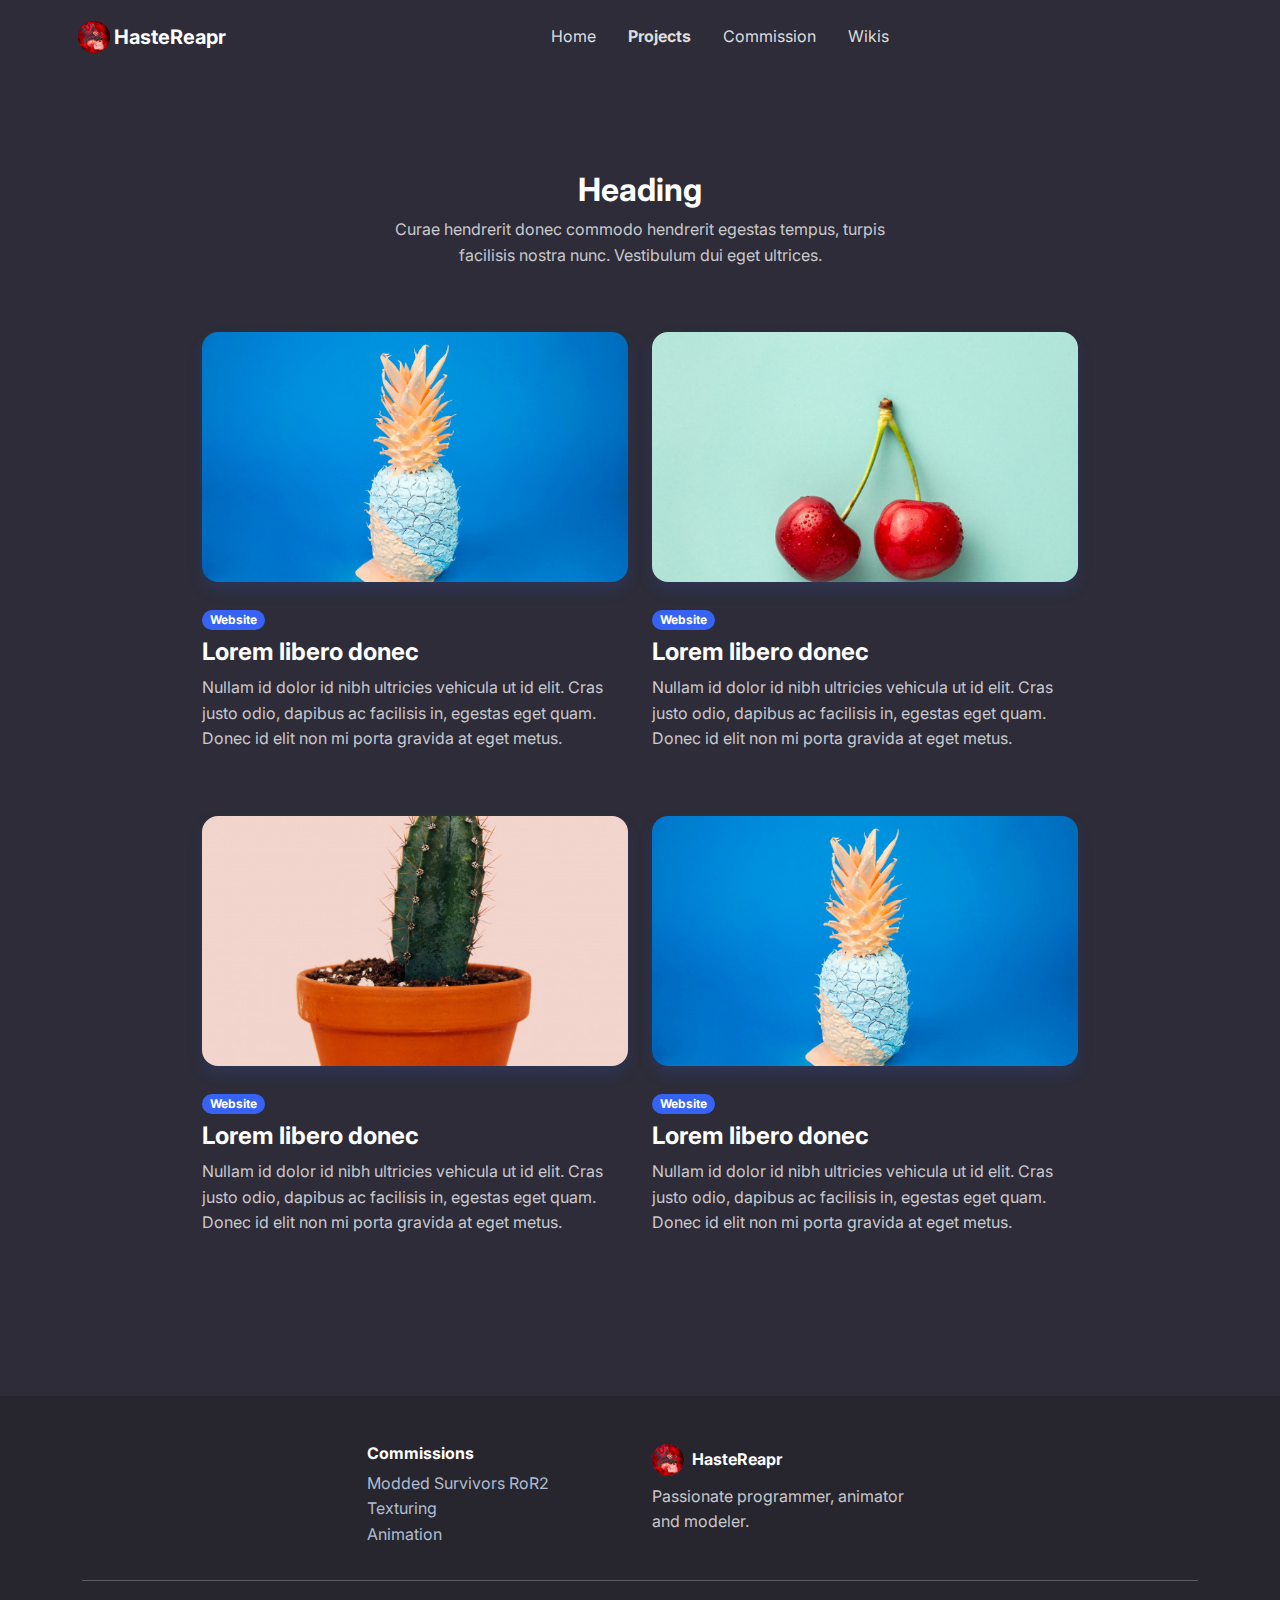
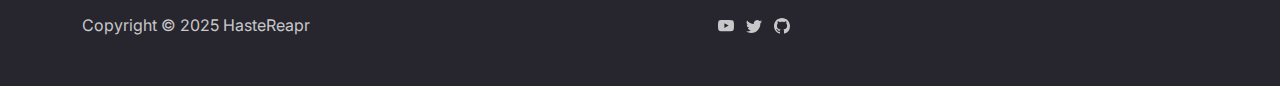
<file: projects.html>
<!DOCTYPE html>
<html data-bs-theme="light" lang="en">

<head>
    <meta charset="utf-8">
    <meta name="viewport" content="width=device-width, initial-scale=1.0, shrink-to-fit=no">
    <title>Projects - HasterReapr</title>
    <link rel="stylesheet" href="assets/bootstrap/css/bootstrap.min.css">
    <link rel="stylesheet" href="https://fonts.googleapis.com/css?family=Inter:300italic,400italic,600italic,700italic,800italic,400,300,600,700,800&amp;display=swap">
    <link rel="stylesheet" href="assets/css/divider-text-middle.css">
    <link rel="stylesheet" href="assets/css/untitled.css">
</head>

<body>
    <nav class="navbar navbar-expand-md sticky-top py-3 navbar-dark" id="mainNav">
        <div class="container"><a class="navbar-brand d-flex align-items-center" href="/"><span class="justify-content-center align-items-center me-2 bs-icon rounded-circle"><img src="assets/img/Commission_HasteReapr-2.png" width="32" height="32" class="rounded-circle" /></span><span>HasteReapr</span></a><button data-bs-toggle="collapse" class="navbar-toggler" data-bs-target="#navcol-1"><span class="visually-hidden">Toggle navigation</span><span class="navbar-toggler-icon"></span></button>
            <div class="collapse navbar-collapse" id="navcol-1">
                <ul class="navbar-nav mx-auto">
                    <li class="nav-item"><a class="nav-link" href="/index.html">Home</a></li>
                    <li class="nav-item"><a class="nav-link active" href="/projects.html">Projects</a></li>
                    <li class="nav-item"><a class="nav-link" href="/commission.html">Commission</a></li>
                    <li class="nav-item"><a class="nav-link" href="/wikis.html">Wikis</a></li>
                </ul>
            </div>
        </div>
    </nav>
    <section class="py-5">
        <div class="container py-5">
            <div class="row mb-5">
                <div class="col-md-8 col-xl-6 text-center mx-auto">
                    <h2 class="fw-bold">Heading</h2>
                    <p class="text-muted">Curae hendrerit donec commodo hendrerit egestas tempus, turpis facilisis nostra nunc. Vestibulum dui eget ultrices.</p>
                </div>
            </div>
            <div class="row row-cols-1 row-cols-md-2 mx-auto" style="max-width: 900px;">
                <div class="col mb-4">
                    <div><a href="#"><img class="rounded img-fluid shadow w-100 fit-cover" src="assets/img/products/1.jpg" style="height: 250px;"></a>
                        <div class="py-4"><span class="badge bg-primary mb-2">Website</span>
                            <h4 class="fw-bold">Lorem libero donec</h4>
                            <p class="text-muted">Nullam id dolor id nibh ultricies vehicula ut id elit. Cras justo odio, dapibus ac facilisis in, egestas eget quam. Donec id elit non mi porta gravida at eget metus.</p>
                        </div>
                    </div>
                </div>
                <div class="col mb-4">
                    <div><a href="#"><img class="rounded img-fluid shadow w-100 fit-cover" src="assets/img/products/2.jpg" style="height: 250px;"></a>
                        <div class="py-4"><span class="badge bg-primary mb-2">Website</span>
                            <h4 class="fw-bold">Lorem libero donec</h4>
                            <p class="text-muted">Nullam id dolor id nibh ultricies vehicula ut id elit. Cras justo odio, dapibus ac facilisis in, egestas eget quam. Donec id elit non mi porta gravida at eget metus.</p>
                        </div>
                    </div>
                </div>
                <div class="col mb-4">
                    <div><a href="#"><img class="rounded img-fluid shadow w-100 fit-cover" src="assets/img/products/3.jpg" style="height: 250px;"></a>
                        <div class="py-4"><span class="badge bg-primary mb-2">Website</span>
                            <h4 class="fw-bold">Lorem libero donec</h4>
                            <p class="text-muted">Nullam id dolor id nibh ultricies vehicula ut id elit. Cras justo odio, dapibus ac facilisis in, egestas eget quam. Donec id elit non mi porta gravida at eget metus.</p>
                        </div>
                    </div>
                </div>
                <div class="col mb-4">
                    <div><a href="#"><img class="rounded img-fluid shadow w-100 fit-cover" src="assets/img/products/1.jpg" style="height: 250px;"></a>
                        <div class="py-4"><span class="badge bg-primary mb-2">Website</span>
                            <h4 class="fw-bold">Lorem libero donec</h4>
                            <p class="text-muted">Nullam id dolor id nibh ultricies vehicula ut id elit. Cras justo odio, dapibus ac facilisis in, egestas eget quam. Donec id elit non mi porta gravida at eget metus.</p>
                        </div>
                    </div>
                </div>
            </div>
        </div>
    </section>
    <footer class="bg-dark">
        <div class="container py-4 py-lg-5">
            <div class="row justify-content-center">
                <div class="col-sm-4 col-md-3 text-center text-lg-start d-flex flex-column">
                    <h3 class="fs-6 fw-bold">Commissions</h3>
                    <ul class="list-unstyled ms-0">
                        <li><a href="#">Modded Survivors RoR2</a></li>
                        <li><a href="#">Texturing</a></li>
                        <li><a href="#">Animation</a></li>
                    </ul>
                </div>
                <div class="col-lg-3 text-center text-lg-start d-flex flex-column align-items-center order-first align-items-lg-start order-lg-last">
                    <div class="fw-bold d-flex align-items-center mb-2"><span class="bs-icon-sm bs-icon-circle bs-icon-primary d-flex justify-content-center align-items-center bs-icon me-2"><img src="assets/img/Commission_HasteReapr-2.png" width="32" height="32" class="rounded-circle" /></span><span>HasteReapr</span></div>
                    <p class="text-muted">Passionate programmer, animator and modeler.</p>
                </div>
            </div>
            <hr>
            <div class="text-muted d-flex justify-content-between align-items-center pt-3">
                <p class="mb-0">Copyright © 2025 HasteReapr</p>
                <ul class="list-inline mb-0">
                    <li class="list-inline-item"><svg xmlns="http://www.w3.org/2000/svg" width="1em" height="1em" fill="currentColor" viewBox="0 0 16 16" class="bi bi-youtube">
                            <path d="M8.051 1.999h.089c.822.003 4.987.033 6.11.335a2.01 2.01 0 0 1 1.415 1.42c.101.38.172.883.22 1.402l.01.104.022.26.008.104c.065.914.073 1.77.074 1.957v.075c-.001.194-.01 1.108-.082 2.06l-.008.105-.009.104c-.05.572-.124 1.14-.235 1.558a2.007 2.007 0 0 1-1.415 1.42c-1.16.312-5.569.334-6.18.335h-.142c-.309 0-1.587-.006-2.927-.052l-.17-.006-.087-.004-.171-.007-.171-.007c-1.11-.049-2.167-.128-2.654-.26a2.007 2.007 0 0 1-1.415-1.419c-.111-.417-.185-.986-.235-1.558L.09 9.82l-.008-.104A31.4 31.4 0 0 1 0 7.68v-.123c.002-.215.01-.958.064-1.778l.007-.103.003-.052.008-.104.022-.26.01-.104c.048-.519.119-1.023.22-1.402a2.007 2.007 0 0 1 1.415-1.42c.487-.13 1.544-.21 2.654-.26l.17-.007.172-.006.086-.003.171-.007A99.788 99.788 0 0 1 7.858 2h.193zM6.4 5.209v4.818l4.157-2.408z"></path>
                        </svg></li>
                    <li class="list-inline-item"><svg xmlns="http://www.w3.org/2000/svg" width="1em" height="1em" fill="currentColor" viewBox="0 0 16 16" class="bi bi-twitter">
                            <path d="M5.026 15c6.038 0 9.341-5.003 9.341-9.334 0-.14 0-.282-.006-.422A6.685 6.685 0 0 0 16 3.542a6.658 6.658 0 0 1-1.889.518 3.301 3.301 0 0 0 1.447-1.817 6.533 6.533 0 0 1-2.087.793A3.286 3.286 0 0 0 7.875 6.03a9.325 9.325 0 0 1-6.767-3.429 3.289 3.289 0 0 0 1.018 4.382A3.323 3.323 0 0 1 .64 6.575v.045a3.288 3.288 0 0 0 2.632 3.218 3.203 3.203 0 0 1-.865.115 3.23 3.23 0 0 1-.614-.057 3.283 3.283 0 0 0 3.067 2.277A6.588 6.588 0 0 1 .78 13.58a6.32 6.32 0 0 1-.78-.045A9.344 9.344 0 0 0 5.026 15"></path>
                        </svg></li>
                    <li class="list-inline-item"><svg xmlns="http://www.w3.org/2000/svg" width="1em" height="1em" fill="currentColor" viewBox="0 0 16 16" class="bi bi-github">
                            <path d="M8 0C3.58 0 0 3.58 0 8c0 3.54 2.29 6.53 5.47 7.59.4.07.55-.17.55-.38 0-.19-.01-.82-.01-1.49-2.01.37-2.53-.49-2.69-.94-.09-.23-.48-.94-.82-1.13-.28-.15-.68-.52-.01-.53.63-.01 1.08.58 1.23.82.72 1.21 1.87.87 2.33.66.07-.52.28-.87.51-1.07-1.78-.2-3.64-.89-3.64-3.95 0-.87.31-1.59.82-2.15-.08-.2-.36-1.02.08-2.12 0 0 .67-.21 2.2.82.64-.18 1.32-.27 2-.27.68 0 1.36.09 2 .27 1.53-1.04 2.2-.82 2.2-.82.44 1.1.16 1.92.08 2.12.51.56.82 1.27.82 2.15 0 3.07-1.87 3.75-3.65 3.95.29.25.54.73.54 1.48 0 1.07-.01 1.93-.01 2.2 0 .21.15.46.55.38A8.012 8.012 0 0 0 16 8c0-4.42-3.58-8-8-8"></path>
                        </svg></li>
                </ul>
            </div>
        </div>
    </footer>
    <script src="assets/bootstrap/js/bootstrap.min.js"></script>
    <script src="assets/js/bold-and-dark.js"></script>
</body>

</html>
</file>
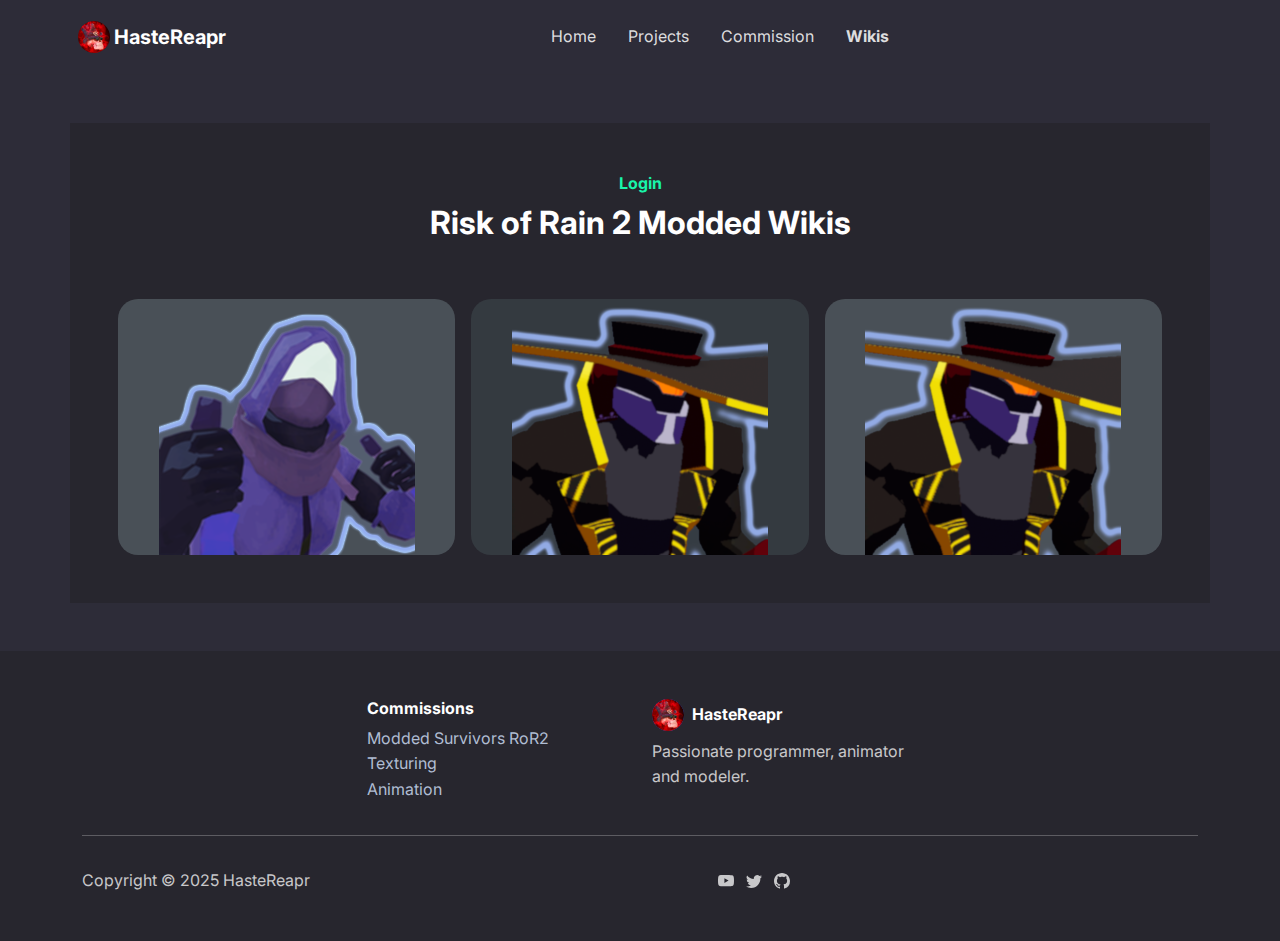
<file: wikis.html>
<!DOCTYPE html>
<html data-bs-theme="light" lang="en">

<head>
    <meta charset="utf-8">
    <meta name="viewport" content="width=device-width, initial-scale=1.0, shrink-to-fit=no">
    <title>Log in - HasterReapr</title>
    <link rel="stylesheet" href="assets/bootstrap/css/bootstrap.min.css">
    <link rel="stylesheet" href="https://fonts.googleapis.com/css?family=Inter:300italic,400italic,600italic,700italic,800italic,400,300,600,700,800&amp;display=swap">
    <link rel="stylesheet" href="assets/css/divider-text-middle.css">
    <link rel="stylesheet" href="assets/css/untitled.css">
</head>

<body>
    <nav class="navbar navbar-expand-md sticky-top py-3 navbar-dark" id="mainNav">
        <div class="container"><a class="navbar-brand d-flex align-items-center" href="/"><span class="justify-content-center align-items-center me-2 bs-icon rounded-circle"><img src="assets/img/Commission_HasteReapr-2.png" width="32" height="32" class="rounded-circle" /></span><span>HasteReapr</span></a><button data-bs-toggle="collapse" class="navbar-toggler" data-bs-target="#navcol-1"><span class="visually-hidden">Toggle navigation</span><span class="navbar-toggler-icon"></span></button>
            <div class="collapse navbar-collapse" id="navcol-1">
                <ul class="navbar-nav mx-auto">
                    <li class="nav-item"><a class="nav-link" href="/index.html">Home</a></li>
                    <li class="nav-item"><a class="nav-link" href="/projects.html">Projects</a></li>
                    <li class="nav-item"><a class="nav-link" href="/commission.html">Commission</a></li>
                    <li class="nav-item"><a class="nav-link active" href="/wikis.html">Wikis</a></li>
                </ul>
            </div>
        </div>
    </nav>
    <section class="py-5">
        <div class="container py-5" style="background-color: var(--bs-dark);">
            <div class="row mb-4 mb-lg-5">
                <div class="col-md-8 col-xl-6 text-center mx-auto">
                    <p class="fw-bold text-success mb-2">Login</p>
                    <h2 class="fw-bold">Risk of Rain 2 Modded Wikis</h2>
                </div>
            </div>
            <div class="row d-flex justify-content-center">
                <div class="col ms-5" style="background-color: var(--ref-gray-700);border-radius: 20px;border: 2px none rgb(255, 255, 255);"><img src="assets/img/RoR2/Assassin%20Icon.png" style="display: block;margin-left: auto;margin-right: auto;" href="/assassin-wiki.html"></div>
                <div class="col me-3 ms-3" style="background-color: var(--bs-gray-dark);border: 2px;border-radius: 20px;"><img src="assets/img/RoR2/Johnny%20Icon.png" style="display: block;margin-left: auto;margin-right: auto;"></div>
                <div class="col me-5" style="background-color: var(--bs-gray-700);border: 2px;border-radius: 20px;"><img src="assets/img/RoR2/Johnny%20Icon.png" style="display: block;margin-left: auto;margin-right: auto;"></div>
            </div>
        </div>
    </section>
    <footer class="bg-dark">
        <div class="container py-4 py-lg-5">
            <div class="row justify-content-center">
                <div class="col-sm-4 col-md-3 text-center text-lg-start d-flex flex-column">
                    <h3 class="fs-6 fw-bold">Commissions</h3>
                    <ul class="list-unstyled ms-0">
                        <li><a href="#">Modded Survivors RoR2</a></li>
                        <li><a href="#">Texturing</a></li>
                        <li><a href="#">Animation</a></li>
                    </ul>
                </div>
                <div class="col-lg-3 text-center text-lg-start d-flex flex-column align-items-center order-first align-items-lg-start order-lg-last">
                    <div class="fw-bold d-flex align-items-center mb-2"><span class="bs-icon-sm bs-icon-circle bs-icon-primary d-flex justify-content-center align-items-center bs-icon me-2"><img src="assets/img/Commission_HasteReapr-2.png" width="32" height="32" class="rounded-circle" /></span><span>HasteReapr</span></div>
                    <p class="text-muted">Passionate programmer, animator and modeler.</p>
                </div>
            </div>
            <hr>
            <div class="text-muted d-flex justify-content-between align-items-center pt-3">
                <p class="mb-0">Copyright © 2025 HasteReapr</p>
                <ul class="list-inline mb-0">
                    <li class="list-inline-item"><svg xmlns="http://www.w3.org/2000/svg" width="1em" height="1em" fill="currentColor" viewBox="0 0 16 16" class="bi bi-youtube">
                            <path d="M8.051 1.999h.089c.822.003 4.987.033 6.11.335a2.01 2.01 0 0 1 1.415 1.42c.101.38.172.883.22 1.402l.01.104.022.26.008.104c.065.914.073 1.77.074 1.957v.075c-.001.194-.01 1.108-.082 2.06l-.008.105-.009.104c-.05.572-.124 1.14-.235 1.558a2.007 2.007 0 0 1-1.415 1.42c-1.16.312-5.569.334-6.18.335h-.142c-.309 0-1.587-.006-2.927-.052l-.17-.006-.087-.004-.171-.007-.171-.007c-1.11-.049-2.167-.128-2.654-.26a2.007 2.007 0 0 1-1.415-1.419c-.111-.417-.185-.986-.235-1.558L.09 9.82l-.008-.104A31.4 31.4 0 0 1 0 7.68v-.123c.002-.215.01-.958.064-1.778l.007-.103.003-.052.008-.104.022-.26.01-.104c.048-.519.119-1.023.22-1.402a2.007 2.007 0 0 1 1.415-1.42c.487-.13 1.544-.21 2.654-.26l.17-.007.172-.006.086-.003.171-.007A99.788 99.788 0 0 1 7.858 2h.193zM6.4 5.209v4.818l4.157-2.408z"></path>
                        </svg></li>
                    <li class="list-inline-item"><svg xmlns="http://www.w3.org/2000/svg" width="1em" height="1em" fill="currentColor" viewBox="0 0 16 16" class="bi bi-twitter">
                            <path d="M5.026 15c6.038 0 9.341-5.003 9.341-9.334 0-.14 0-.282-.006-.422A6.685 6.685 0 0 0 16 3.542a6.658 6.658 0 0 1-1.889.518 3.301 3.301 0 0 0 1.447-1.817 6.533 6.533 0 0 1-2.087.793A3.286 3.286 0 0 0 7.875 6.03a9.325 9.325 0 0 1-6.767-3.429 3.289 3.289 0 0 0 1.018 4.382A3.323 3.323 0 0 1 .64 6.575v.045a3.288 3.288 0 0 0 2.632 3.218 3.203 3.203 0 0 1-.865.115 3.23 3.23 0 0 1-.614-.057 3.283 3.283 0 0 0 3.067 2.277A6.588 6.588 0 0 1 .78 13.58a6.32 6.32 0 0 1-.78-.045A9.344 9.344 0 0 0 5.026 15"></path>
                        </svg></li>
                    <li class="list-inline-item"><svg xmlns="http://www.w3.org/2000/svg" width="1em" height="1em" fill="currentColor" viewBox="0 0 16 16" class="bi bi-github">
                            <path d="M8 0C3.58 0 0 3.58 0 8c0 3.54 2.29 6.53 5.47 7.59.4.07.55-.17.55-.38 0-.19-.01-.82-.01-1.49-2.01.37-2.53-.49-2.69-.94-.09-.23-.48-.94-.82-1.13-.28-.15-.68-.52-.01-.53.63-.01 1.08.58 1.23.82.72 1.21 1.87.87 2.33.66.07-.52.28-.87.51-1.07-1.78-.2-3.64-.89-3.64-3.95 0-.87.31-1.59.82-2.15-.08-.2-.36-1.02.08-2.12 0 0 .67-.21 2.2.82.64-.18 1.32-.27 2-.27.68 0 1.36.09 2 .27 1.53-1.04 2.2-.82 2.2-.82.44 1.1.16 1.92.08 2.12.51.56.82 1.27.82 2.15 0 3.07-1.87 3.75-3.65 3.95.29.25.54.73.54 1.48 0 1.07-.01 1.93-.01 2.2 0 .21.15.46.55.38A8.012 8.012 0 0 0 16 8c0-4.42-3.58-8-8-8"></path>
                        </svg></li>
                </ul>
            </div>
        </div>
    </footer>
    <script src="assets/bootstrap/js/bootstrap.min.js"></script>
    <script src="assets/js/bold-and-dark.js"></script>
</body>

</html>
</file>
<file: assets/css/divider-text-middle.css>
.divider-style {
  margin-top: 70px;
  position: relative;
  margin-right: 40px;
  margin-left: 40px;
}

.divider-style span {
  background: #fff;
  padding: 0 20px;
  position: relative;
  z-index: 5;
}

.divider-style:before {
  content: "";
  display: block;
  border-top: solid 1px black;
  width: 100%;
  height: 2px;
  position: absolute;
  z-index: 1;
}
</file>
<file: assets/css/untitled.css>
ul {
  list-style-type: none;
  margin-left: auto;
  margin-right: auto;
}

hr {
  margin-left: auto;
  margin-right: auto;
}
</file>
<file: assets/css/card-body.css>
.card {
  border: 0.5vmin solid;
  border-color: var(--bs-light);
  transform: scale(1);
  transition: transform, 200ms ease;
}

.card:hover {
  transform: scale(1.05);
}
</file>
<file: assets/css/comm_buttons.css>
.comm_buttons {
  transform: translateY(-6px);
  transition: transform ease 0.1s;
}

.comm_buttons:active {
  transform: translateY(-2px);
}
</file>
<file: assets/css/underline.css>
ul {
  list-style-type: none;
  margin-left: auto;
  margin-right: auto;
}

hr {
  margin-left: auto;
  margin-right: auto;
}
</file>
